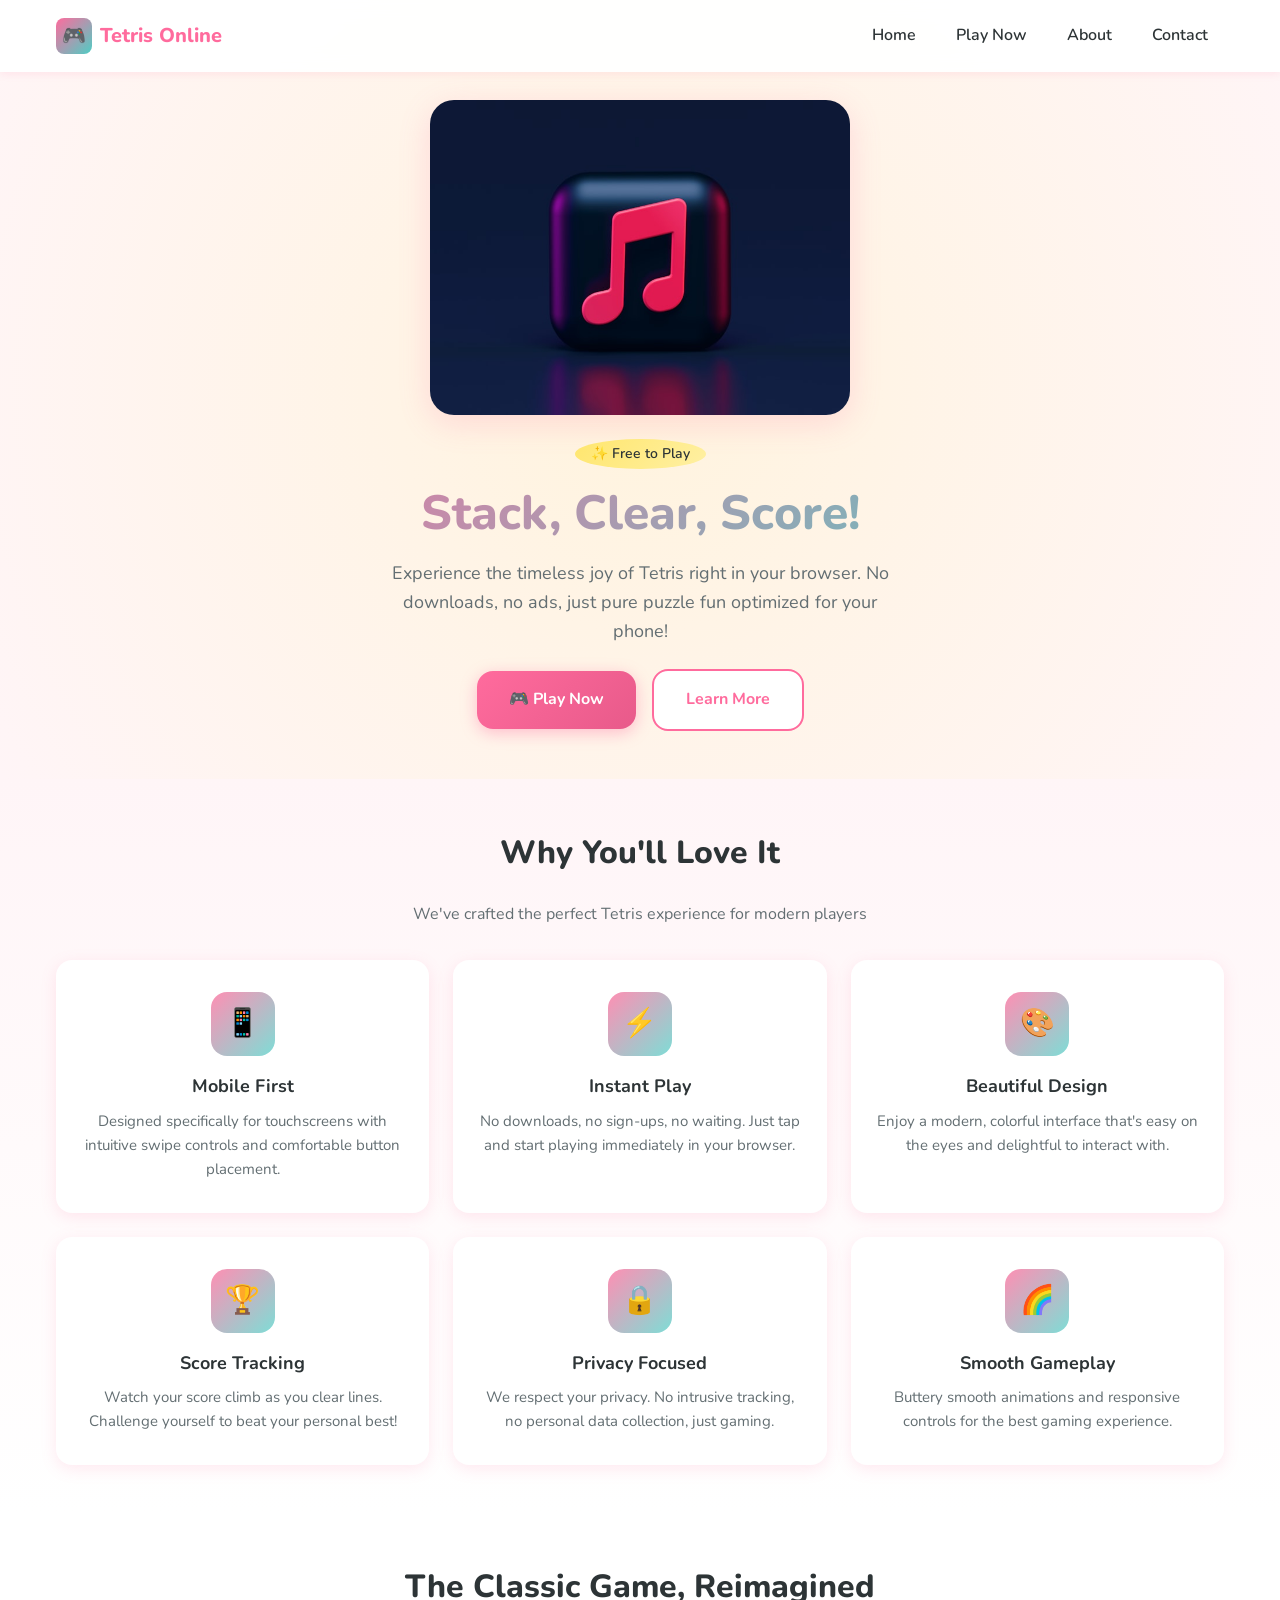
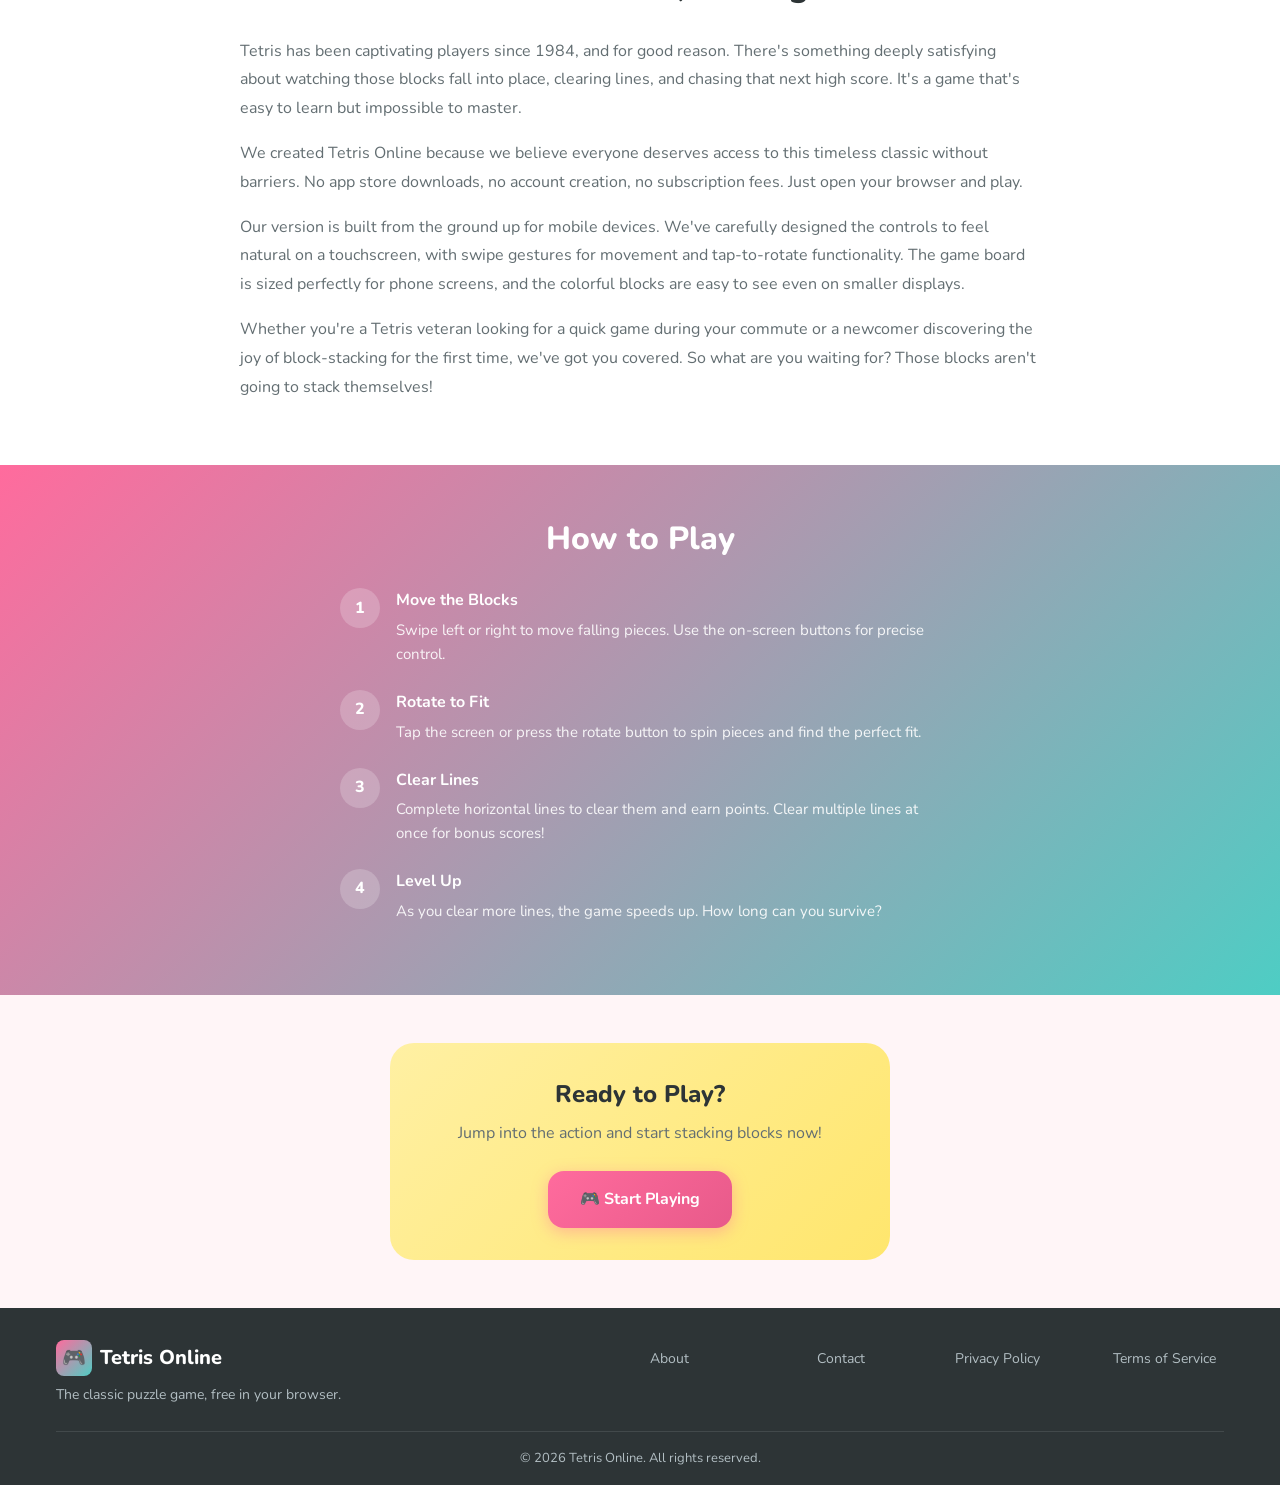
<file: frontend/index.html>
<!DOCTYPE html>
<html lang="en">
<head>
  <meta charset="UTF-8">
  <meta name="viewport" content="width=device-width, initial-scale=1.0, maximum-scale=1.0, user-scalable=no">
  <meta name="description" content="Play the classic Tetris game online for free! Mobile-friendly, no download required. Challenge yourself with this addictive puzzle game.">
  <meta name="keywords" content="tetris, online game, puzzle game, free game, mobile game, block game">
  <meta name="author" content="Tetris Online">
  <meta name="theme-color" content="#FF6B9D">
  
  <!-- Open Graph -->
  <meta property="og:title" content="Tetris Online - Play Free Classic Puzzle Game">
  <meta property="og:description" content="Play the classic Tetris game online for free! Mobile-friendly, no download required.">
  <meta property="og:type" content="website">
  <meta property="og:image" content="images/og-image.jpg">
  
  <!-- Favicon -->
  <link rel="icon" type="image/svg+xml" href="data:image/svg+xml,<svg xmlns='http://www.w3.org/2000/svg' viewBox='0 0 100 100'><text y='.9em' font-size='90'>🎮</text></svg>">
  
  <title>Tetris Online - Play Free Classic Puzzle Game</title>
  
  <link rel="stylesheet" href="css/style.css">
</head>
<body>
  <!-- Header -->
  <header class="header">
    <div class="container">
      <div class="header-content">
        <a href="index.html" class="logo">
          <span class="logo-icon">🎮</span>
          <span>Tetris Online</span>
        </a>
        
        <button class="nav-toggle" aria-label="Toggle navigation">
          <span></span>
          <span></span>
          <span></span>
        </button>
        
        <nav class="nav-menu">
          <a href="index.html">Home</a>
          <a href="game.html">Play Now</a>
          <a href="about.html">About</a>
          <a href="contact.html">Contact</a>
        </nav>
      </div>
    </div>
  </header>

  <!-- Hero Section -->
  <section class="hero">
    <div class="container">
      <div class="hero-content">
        <div class="hero-image">
          <img src="images/hero-banner.jpg" alt="Tetris Game Preview" width="360" height="480">
        </div>
        
        <span class="hero-badge">✨ Free to Play</span>
        
        <h1>Stack, Clear, Score!</h1>
        
        <p>Experience the timeless joy of Tetris right in your browser. No downloads, no ads, just pure puzzle fun optimized for your phone!</p>
        
        <div class="btn-group">
          <a href="game.html" class="btn btn-primary">
            🎮 Play Now
          </a>
          <a href="#features" class="btn btn-secondary">
            Learn More
          </a>
        </div>
      </div>
    </div>
  </section>

  <!-- Features Section -->
  <section class="section features" id="features">
    <div class="container">
      <h2 class="section-title">Why You'll Love It</h2>
      <p class="section-subtitle">We've crafted the perfect Tetris experience for modern players</p>
      
      <div class="features-grid">
        <div class="card feature-card">
          <div class="feature-icon">📱</div>
          <h3>Mobile First</h3>
          <p>Designed specifically for touchscreens with intuitive swipe controls and comfortable button placement.</p>
        </div>
        
        <div class="card feature-card">
          <div class="feature-icon">⚡</div>
          <h3>Instant Play</h3>
          <p>No downloads, no sign-ups, no waiting. Just tap and start playing immediately in your browser.</p>
        </div>
        
        <div class="card feature-card">
          <div class="feature-icon">🎨</div>
          <h3>Beautiful Design</h3>
          <p>Enjoy a modern, colorful interface that's easy on the eyes and delightful to interact with.</p>
        </div>
        
        <div class="card feature-card">
          <div class="feature-icon">🏆</div>
          <h3>Score Tracking</h3>
          <p>Watch your score climb as you clear lines. Challenge yourself to beat your personal best!</p>
        </div>
        
        <div class="card feature-card">
          <div class="feature-icon">🔒</div>
          <h3>Privacy Focused</h3>
          <p>We respect your privacy. No intrusive tracking, no personal data collection, just gaming.</p>
        </div>
        
        <div class="card feature-card">
          <div class="feature-icon">🌈</div>
          <h3>Smooth Gameplay</h3>
          <p>Buttery smooth animations and responsive controls for the best gaming experience.</p>
        </div>
      </div>
    </div>
  </section>

  <!-- About Section -->
  <section class="section about-section" id="about">
    <div class="container">
      <h2 class="section-title">The Classic Game, Reimagined</h2>
      
      <div class="about-content">
        <p>Tetris has been captivating players since 1984, and for good reason. There's something deeply satisfying about watching those blocks fall into place, clearing lines, and chasing that next high score. It's a game that's easy to learn but impossible to master.</p>
        
        <p>We created Tetris Online because we believe everyone deserves access to this timeless classic without barriers. No app store downloads, no account creation, no subscription fees. Just open your browser and play.</p>
        
        <p>Our version is built from the ground up for mobile devices. We've carefully designed the controls to feel natural on a touchscreen, with swipe gestures for movement and tap-to-rotate functionality. The game board is sized perfectly for phone screens, and the colorful blocks are easy to see even on smaller displays.</p>
        
        <p>Whether you're a Tetris veteran looking for a quick game during your commute or a newcomer discovering the joy of block-stacking for the first time, we've got you covered. So what are you waiting for? Those blocks aren't going to stack themselves!</p>
      </div>
    </div>
  </section>

  <!-- How to Play Section -->
  <section class="section how-to-play">
    <div class="container">
      <h2 class="section-title">How to Play</h2>
      
      <div class="steps-list">
        <div class="step-item">
          <div class="step-number">1</div>
          <div class="step-content">
            <h4>Move the Blocks</h4>
            <p>Swipe left or right to move falling pieces. Use the on-screen buttons for precise control.</p>
          </div>
        </div>
        
        <div class="step-item">
          <div class="step-number">2</div>
          <div class="step-content">
            <h4>Rotate to Fit</h4>
            <p>Tap the screen or press the rotate button to spin pieces and find the perfect fit.</p>
          </div>
        </div>
        
        <div class="step-item">
          <div class="step-number">3</div>
          <div class="step-content">
            <h4>Clear Lines</h4>
            <p>Complete horizontal lines to clear them and earn points. Clear multiple lines at once for bonus scores!</p>
          </div>
        </div>
        
        <div class="step-item">
          <div class="step-number">4</div>
          <div class="step-content">
            <h4>Level Up</h4>
            <p>As you clear more lines, the game speeds up. How long can you survive?</p>
          </div>
        </div>
      </div>
    </div>
  </section>

  <!-- CTA Section -->
  <section class="cta-section">
    <div class="container">
      <div class="cta-card">
        <h2>Ready to Play?</h2>
        <p>Jump into the action and start stacking blocks now!</p>
        <a href="game.html" class="btn btn-primary">🎮 Start Playing</a>
      </div>
    </div>
  </section>

  <!-- Footer -->
  <footer class="footer">
    <div class="container">
      <div class="footer-content">
        <div class="footer-brand">
          <a href="index.html" class="logo">
            <span class="logo-icon">🎮</span>
            <span>Tetris Online</span>
          </a>
          <p>The classic puzzle game, free in your browser.</p>
        </div>
        
        <div class="footer-links">
          <a href="about.html">About</a>
          <a href="contact.html">Contact</a>
          <a href="privacy.html">Privacy Policy</a>
          <a href="terms.html">Terms of Service</a>
        </div>
      </div>
      
      <div class="footer-bottom">
        <p>&copy; <span class="current-year">2026</span> Tetris Online. All rights reserved.</p>
      </div>
    </div>
  </footer>

  <script src="js/main.js"></script>
</body>
</html>
</file>
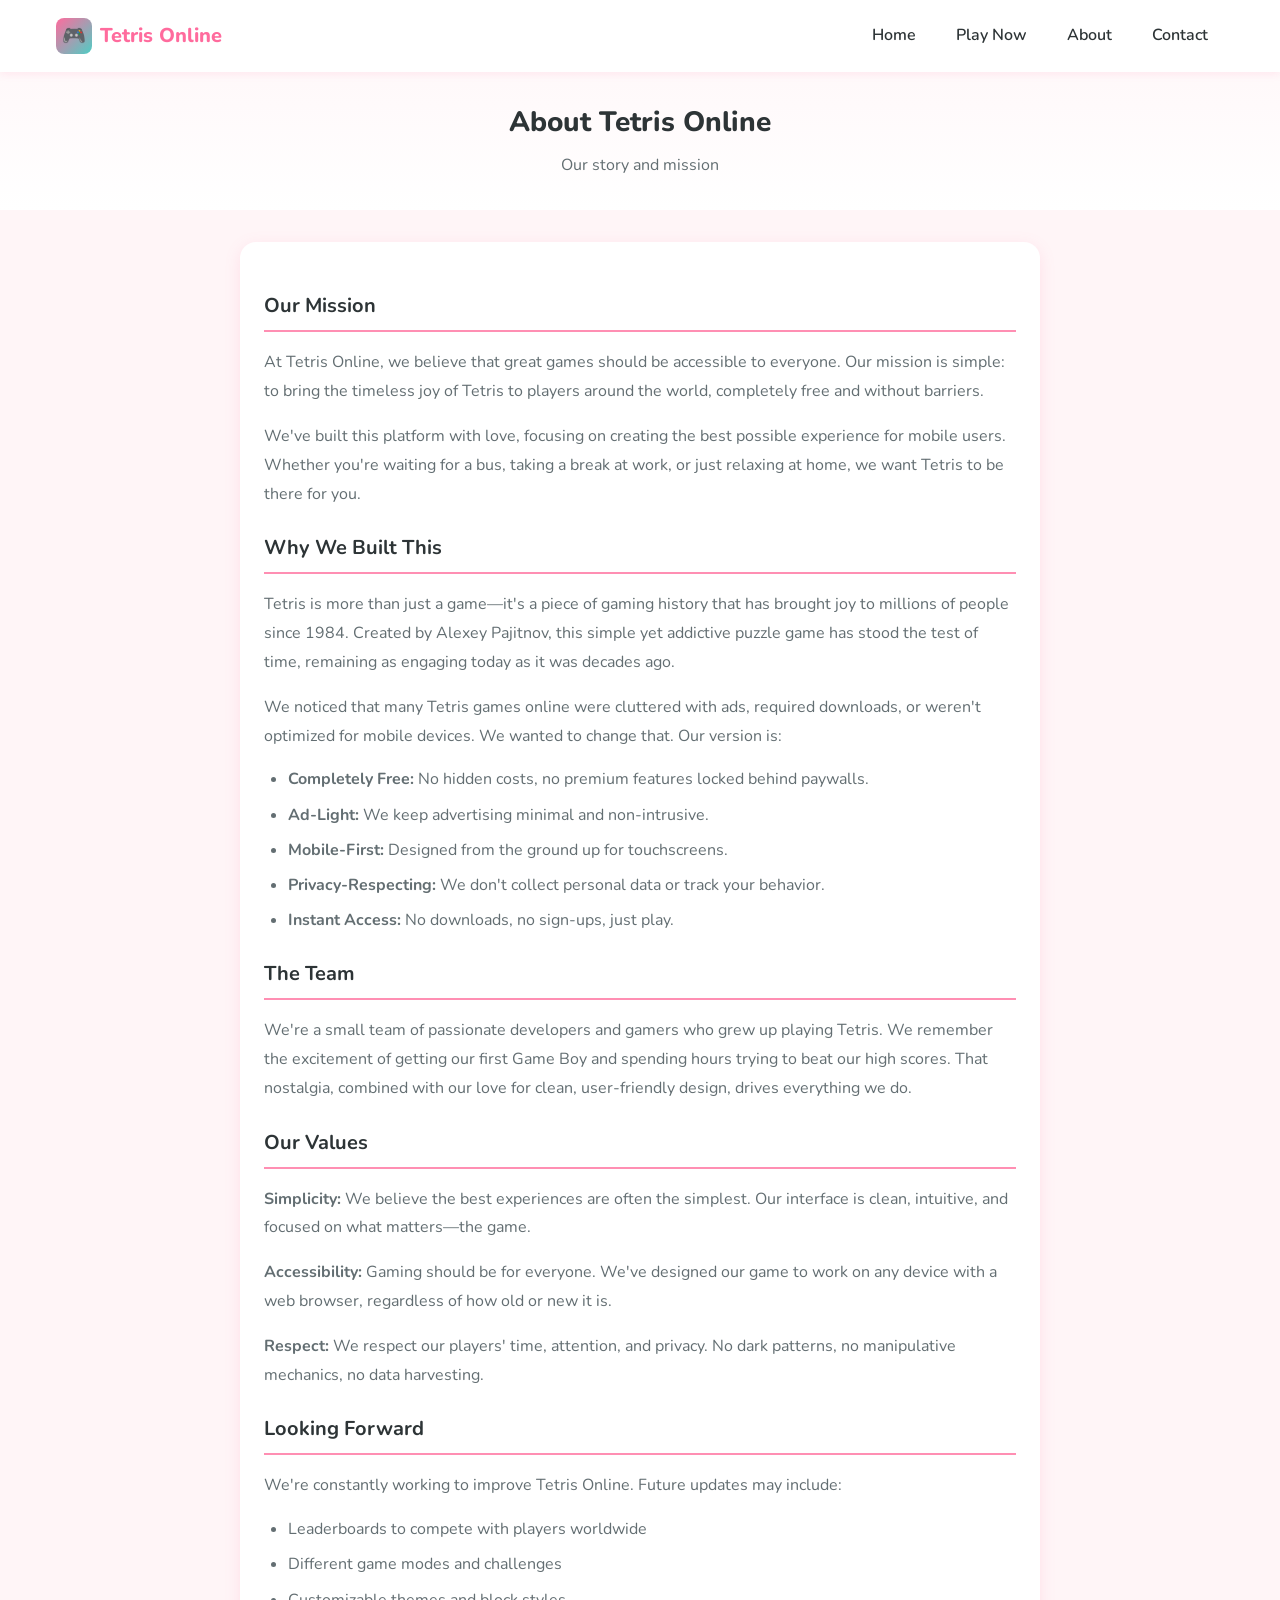
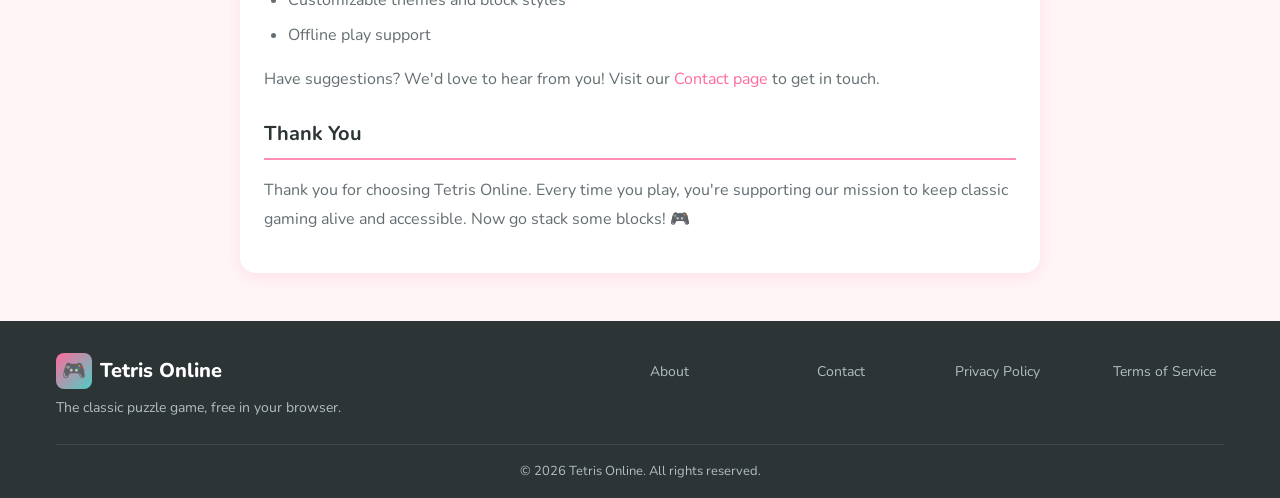
<file: frontend/about.html>
<!DOCTYPE html>
<html lang="en">
<head>
  <meta charset="UTF-8">
  <meta name="viewport" content="width=device-width, initial-scale=1.0">
  <meta name="description" content="Learn about Tetris Online - Our mission to bring the classic puzzle game to everyone.">
  <meta name="theme-color" content="#FF6B9D">
  
  <title>About Us - Tetris Online</title>
  
  <link rel="icon" type="image/svg+xml" href="data:image/svg+xml,<svg xmlns='http://www.w3.org/2000/svg' viewBox='0 0 100 100'><text y='.9em' font-size='90'>🎮</text></svg>">
  
  <link rel="stylesheet" href="css/style.css">
</head>
<body>
  <!-- Header -->
  <header class="header">
    <div class="container">
      <div class="header-content">
        <a href="index.html" class="logo">
          <span class="logo-icon">🎮</span>
          <span>Tetris Online</span>
        </a>
        
        <button class="nav-toggle" aria-label="Toggle navigation">
          <span></span>
          <span></span>
          <span></span>
        </button>
        
        <nav class="nav-menu">
          <a href="index.html">Home</a>
          <a href="game.html">Play Now</a>
          <a href="about.html">About</a>
          <a href="contact.html">Contact</a>
        </nav>
      </div>
    </div>
  </header>

  <!-- Page Header -->
  <section class="page-header">
    <div class="container">
      <h1>About Tetris Online</h1>
      <p>Our story and mission</p>
    </div>
  </section>

  <!-- Content -->
  <section class="content-page">
    <div class="container">
      <div class="card content-card">
        <h2>Our Mission</h2>
        <p>At Tetris Online, we believe that great games should be accessible to everyone. Our mission is simple: to bring the timeless joy of Tetris to players around the world, completely free and without barriers.</p>
        
        <p>We've built this platform with love, focusing on creating the best possible experience for mobile users. Whether you're waiting for a bus, taking a break at work, or just relaxing at home, we want Tetris to be there for you.</p>
        
        <h2>Why We Built This</h2>
        <p>Tetris is more than just a game—it's a piece of gaming history that has brought joy to millions of people since 1984. Created by Alexey Pajitnov, this simple yet addictive puzzle game has stood the test of time, remaining as engaging today as it was decades ago.</p>
        
        <p>We noticed that many Tetris games online were cluttered with ads, required downloads, or weren't optimized for mobile devices. We wanted to change that. Our version is:</p>
        
        <ul>
          <li><strong>Completely Free:</strong> No hidden costs, no premium features locked behind paywalls.</li>
          <li><strong>Ad-Light:</strong> We keep advertising minimal and non-intrusive.</li>
          <li><strong>Mobile-First:</strong> Designed from the ground up for touchscreens.</li>
          <li><strong>Privacy-Respecting:</strong> We don't collect personal data or track your behavior.</li>
          <li><strong>Instant Access:</strong> No downloads, no sign-ups, just play.</li>
        </ul>
        
        <h2>The Team</h2>
        <p>We're a small team of passionate developers and gamers who grew up playing Tetris. We remember the excitement of getting our first Game Boy and spending hours trying to beat our high scores. That nostalgia, combined with our love for clean, user-friendly design, drives everything we do.</p>
        
        <h2>Our Values</h2>
        <p><strong>Simplicity:</strong> We believe the best experiences are often the simplest. Our interface is clean, intuitive, and focused on what matters—the game.</p>
        
        <p><strong>Accessibility:</strong> Gaming should be for everyone. We've designed our game to work on any device with a web browser, regardless of how old or new it is.</p>
        
        <p><strong>Respect:</strong> We respect our players' time, attention, and privacy. No dark patterns, no manipulative mechanics, no data harvesting.</p>
        
        <h2>Looking Forward</h2>
        <p>We're constantly working to improve Tetris Online. Future updates may include:</p>
        <ul>
          <li>Leaderboards to compete with players worldwide</li>
          <li>Different game modes and challenges</li>
          <li>Customizable themes and block styles</li>
          <li>Offline play support</li>
        </ul>
        
        <p>Have suggestions? We'd love to hear from you! Visit our <a href="contact.html" class="text-primary">Contact page</a> to get in touch.</p>
        
        <h2>Thank You</h2>
        <p>Thank you for choosing Tetris Online. Every time you play, you're supporting our mission to keep classic gaming alive and accessible. Now go stack some blocks! 🎮</p>
      </div>
    </div>
  </section>

  <!-- Footer -->
  <footer class="footer">
    <div class="container">
      <div class="footer-content">
        <div class="footer-brand">
          <a href="index.html" class="logo">
            <span class="logo-icon">🎮</span>
            <span>Tetris Online</span>
          </a>
          <p>The classic puzzle game, free in your browser.</p>
        </div>
        
        <div class="footer-links">
          <a href="about.html">About</a>
          <a href="contact.html">Contact</a>
          <a href="privacy.html">Privacy Policy</a>
          <a href="terms.html">Terms of Service</a>
        </div>
      </div>
      
      <div class="footer-bottom">
        <p>&copy; <span class="current-year">2026</span> Tetris Online. All rights reserved.</p>
      </div>
    </div>
  </footer>

  <script src="js/main.js"></script>
</body>
</html>
</file>
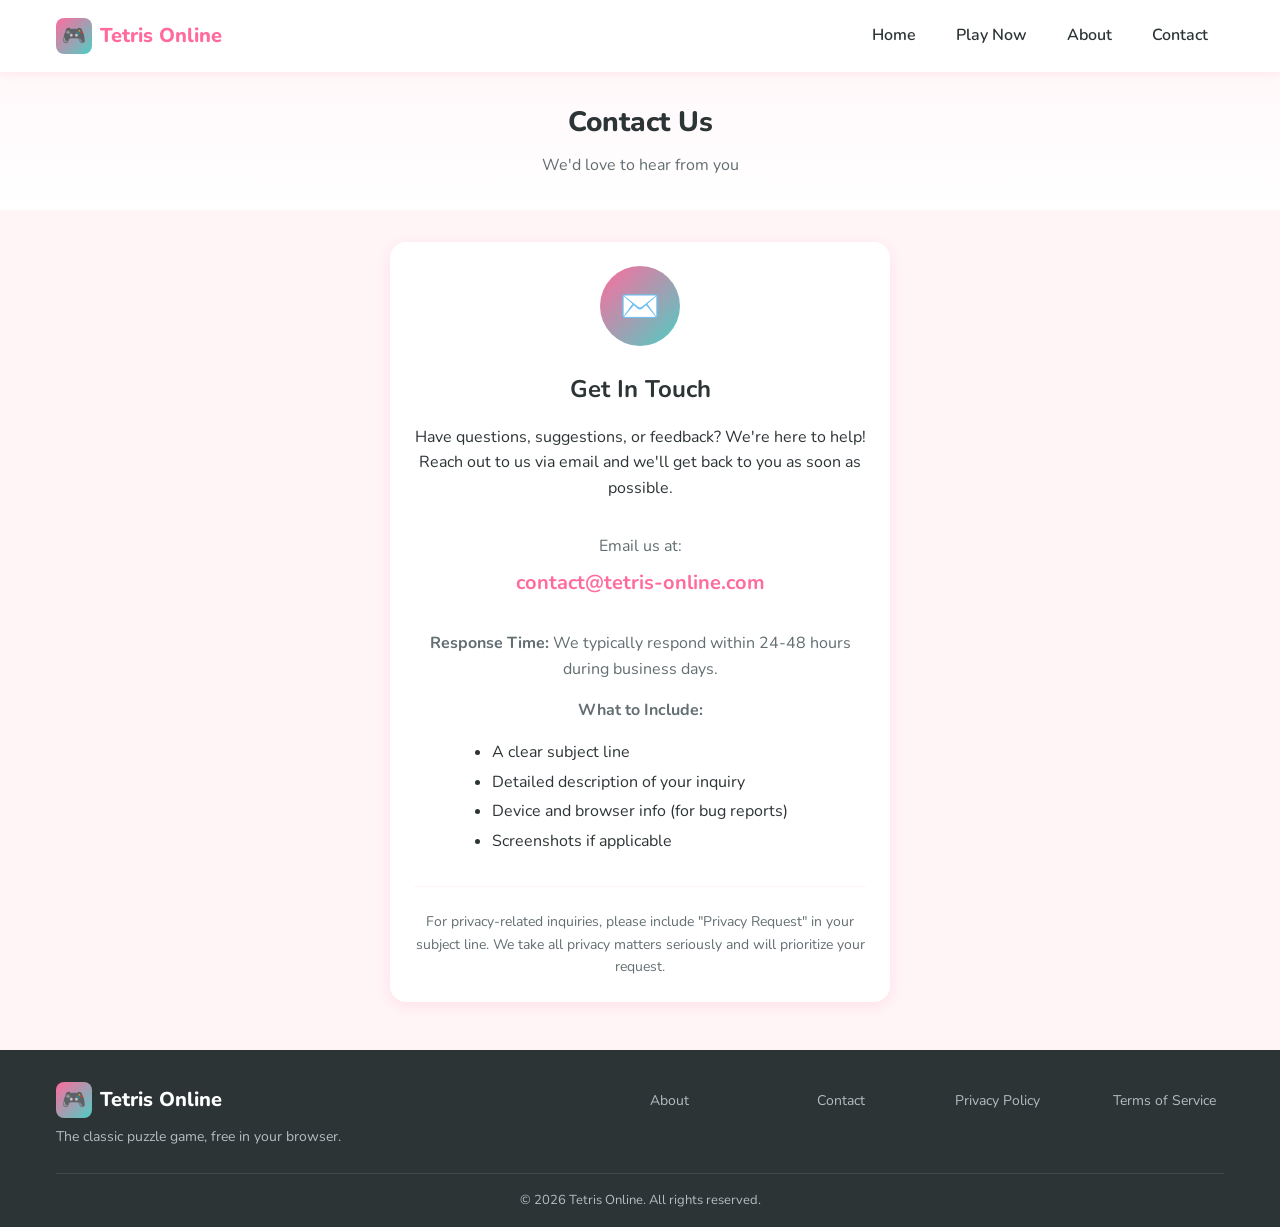
<file: frontend/contact.html>
<!DOCTYPE html>
<html lang="en">
<head>
  <meta charset="UTF-8">
  <meta name="viewport" content="width=device-width, initial-scale=1.0">
  <meta name="description" content="Contact Tetris Online - Get in touch with our team.">
  <meta name="theme-color" content="#FF6B9D">
  
  <title>Contact Us - Tetris Online</title>
  
  <link rel="icon" type="image/svg+xml" href="data:image/svg+xml,<svg xmlns='http://www.w3.org/2000/svg' viewBox='0 0 100 100'><text y='.9em' font-size='90'>🎮</text></svg>">
  
  <link rel="stylesheet" href="css/style.css">
</head>
<body>
  <!-- Header -->
  <header class="header">
    <div class="container">
      <div class="header-content">
        <a href="index.html" class="logo">
          <span class="logo-icon">🎮</span>
          <span>Tetris Online</span>
        </a>
        
        <button class="nav-toggle" aria-label="Toggle navigation">
          <span></span>
          <span></span>
          <span></span>
        </button>
        
        <nav class="nav-menu">
          <a href="index.html">Home</a>
          <a href="game.html">Play Now</a>
          <a href="about.html">About</a>
          <a href="contact.html">Contact</a>
        </nav>
      </div>
    </div>
  </header>

  <!-- Page Header -->
  <section class="page-header">
    <div class="container">
      <h1>Contact Us</h1>
      <p>We'd love to hear from you</p>
    </div>
  </section>

  <!-- Content -->
  <section class="content-page">
    <div class="container">
      <div class="card contact-card">
        <div class="contact-icon">✉️</div>
        
        <h2 style="margin-bottom: var(--spacing-md); color: var(--text-primary);">Get In Touch</h2>
        
        <p class="contact-info">
          Have questions, suggestions, or feedback? We're here to help! Reach out to us via email and we'll get back to you as soon as possible.
        </p>
        
        <div style="margin: var(--spacing-xl) 0;">
          <p style="color: var(--text-secondary); margin-bottom: var(--spacing-sm);">Email us at:</p>
          <a href="mailto:contact@tetris-online.com" class="contact-email">
            contact@tetris-online.com
          </a>
        </div>
        
        <div class="contact-info">
          <p><strong>Response Time:</strong> We typically respond within 24-48 hours during business days.</p>
          
          <p style="margin-top: var(--spacing-md);"><strong>What to Include:</strong></p>
          <ul style="text-align: left; display: inline-block; margin-top: var(--spacing-sm);">
            <li style="list-style: disc; margin-bottom: var(--spacing-xs);">A clear subject line</li>
            <li style="list-style: disc; margin-bottom: var(--spacing-xs);">Detailed description of your inquiry</li>
            <li style="list-style: disc; margin-bottom: var(--spacing-xs);">Device and browser info (for bug reports)</li>
            <li style="list-style: disc;">Screenshots if applicable</li>
          </ul>
        </div>
        
        <div style="margin-top: var(--spacing-xl); padding-top: var(--spacing-lg); border-top: 1px solid var(--bg-main);">
          <p style="color: var(--text-secondary); font-size: 0.875rem;">
            For privacy-related inquiries, please include "Privacy Request" in your subject line. We take all privacy matters seriously and will prioritize your request.
          </p>
        </div>
      </div>
    </div>
  </section>

  <!-- Footer -->
  <footer class="footer">
    <div class="container">
      <div class="footer-content">
        <div class="footer-brand">
          <a href="index.html" class="logo">
            <span class="logo-icon">🎮</span>
            <span>Tetris Online</span>
          </a>
          <p>The classic puzzle game, free in your browser.</p>
        </div>
        
        <div class="footer-links">
          <a href="about.html">About</a>
          <a href="contact.html">Contact</a>
          <a href="privacy.html">Privacy Policy</a>
          <a href="terms.html">Terms of Service</a>
        </div>
      </div>
      
      <div class="footer-bottom">
        <p>&copy; <span class="current-year">2026</span> Tetris Online. All rights reserved.</p>
      </div>
    </div>
  </footer>

  <script src="js/main.js"></script>
</body>
</html>
</file>
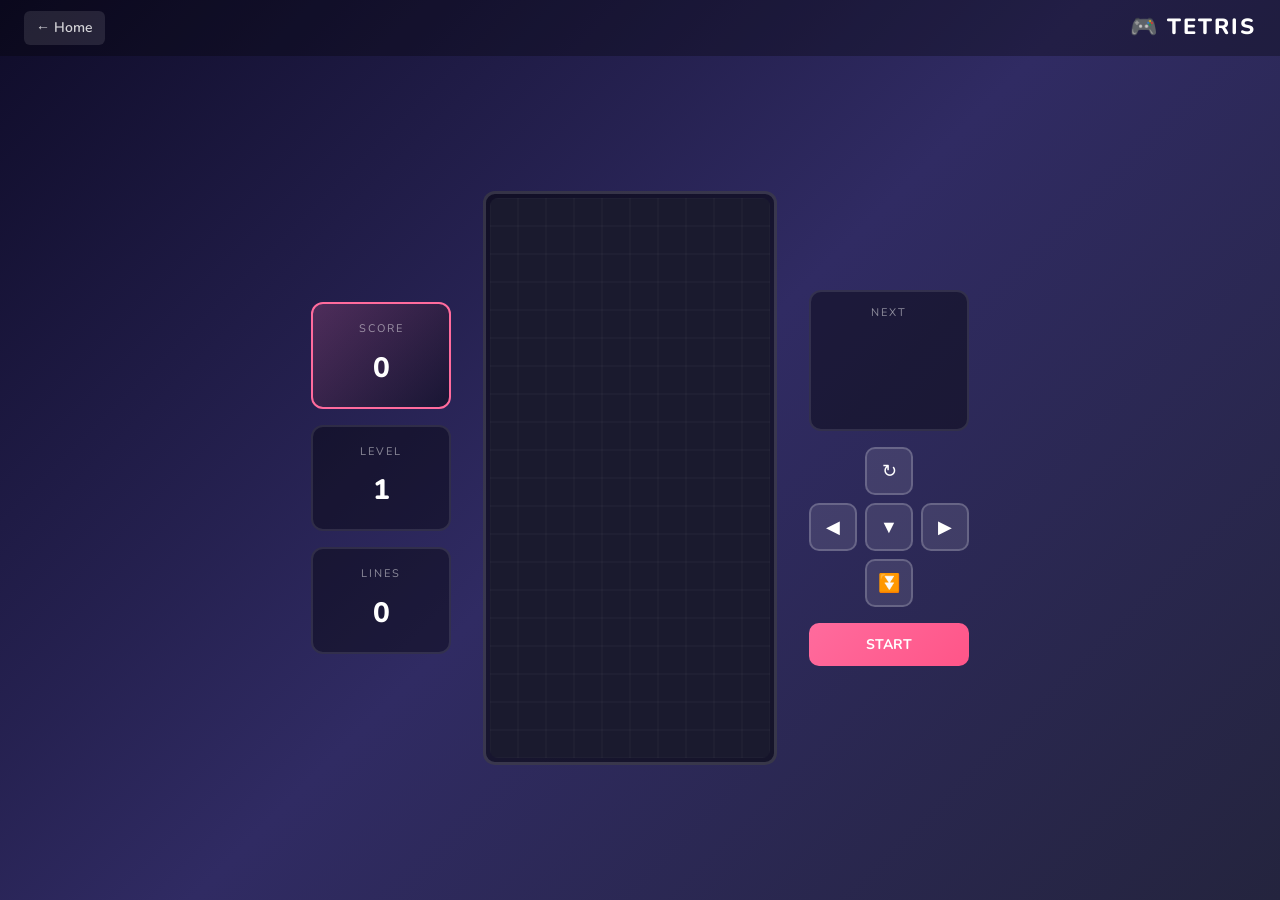
<file: frontend/game.html>
<!DOCTYPE html>
<html lang="en">
<head>
  <meta charset="UTF-8">
  <meta name="viewport" content="width=device-width, initial-scale=1.0, maximum-scale=1.0, user-scalable=no">
  <meta name="description" content="Play Tetris online - Free classic puzzle game.">
  <meta name="theme-color" content="#1a1a2e">
  <title>Play Tetris - Tetris Online</title>
  <link rel="icon" type="image/svg+xml" href="data:image/svg+xml,<svg xmlns='http://www.w3.org/2000/svg' viewBox='0 0 100 100'><text y='.9em' font-size='90'>🎮</text></svg>">
  <link rel="stylesheet" href="css/style.css">
  <link rel="stylesheet" href="css/game.css">
</head>
<body class="game-page">
  <!-- Header -->
  <header class="game-header">
    <a href="index.html" class="back-btn">← Home</a>
    <div class="game-title">🎮 TETRIS</div>
  </header>

  <!-- Game Container -->
  <main class="game-container">
    <!-- Left Panel (Desktop) -->
    <aside class="side-panel left-panel">
      <div class="info-box score-box">
        <div class="info-label">SCORE</div>
        <div class="info-value" id="score-value">0</div>
      </div>
      <div class="info-box">
        <div class="info-label">LEVEL</div>
        <div class="info-value" id="level-value">1</div>
      </div>
      <div class="info-box">
        <div class="info-label">LINES</div>
        <div class="info-value" id="lines-value">0</div>
      </div>
    </aside>

    <!-- Center: Game Board -->
    <div class="game-board">
      <canvas id="game-canvas"></canvas>
    </div>

    <!-- Right Panel (Desktop) -->
    <aside class="side-panel right-panel">
      <div class="next-box">
        <div class="next-label">NEXT</div>
        <canvas id="next-canvas"></canvas>
      </div>
      <div class="controls-box">
        <button class="ctrl-btn" id="btn-rotate">↻</button>
        <div class="ctrl-row">
          <button class="ctrl-btn" id="btn-left">◀</button>
          <button class="ctrl-btn" id="btn-down">▼</button>
          <button class="ctrl-btn" id="btn-right">▶</button>
        </div>
        <button class="ctrl-btn" id="btn-drop">⏬</button>
      </div>
      <button class="action-btn start-btn" id="start-btn">START</button>
      <button class="action-btn pause-btn" id="pause-btn">PAUSE</button>
    </aside>
  </main>

  <!-- Mobile Controls -->
  <footer class="mobile-controls">
    <div class="mobile-info-row">
      <div class="m-info"><span>SCORE</span><span id="m-score">0</span></div>
      <div class="m-info"><span>LV</span><span id="m-level">1</span></div>
      <div class="m-info"><span>NEXT</span><canvas id="m-next-canvas"></canvas></div>
    </div>
    <div class="mobile-btn-row">
      <button class="m-btn" id="m-rotate">↻</button>
      <button class="m-btn" id="m-left">◀</button>
      <button class="m-btn" id="m-down">▼</button>
      <button class="m-btn" id="m-right">▶</button>
      <button class="m-btn" id="m-drop">⏬</button>
    </div>
    <button class="m-start-btn" id="m-start-btn">START GAME</button>
  </footer>

  <!-- Game Over Overlay -->
  <div class="game-overlay" id="game-overlay">
    <div class="overlay-box">
      <div class="overlay-title">GAME OVER</div>
      <div class="overlay-score">
        <span>SCORE</span>
        <span id="final-score">0</span>
      </div>
      <button class="overlay-btn" id="restart-btn">PLAY AGAIN</button>
      <button class="overlay-btn secondary" id="home-btn">HOME</button>
    </div>
  </div>

  <script src="js/tetris.js"></script>
</body>
</html>
</file>
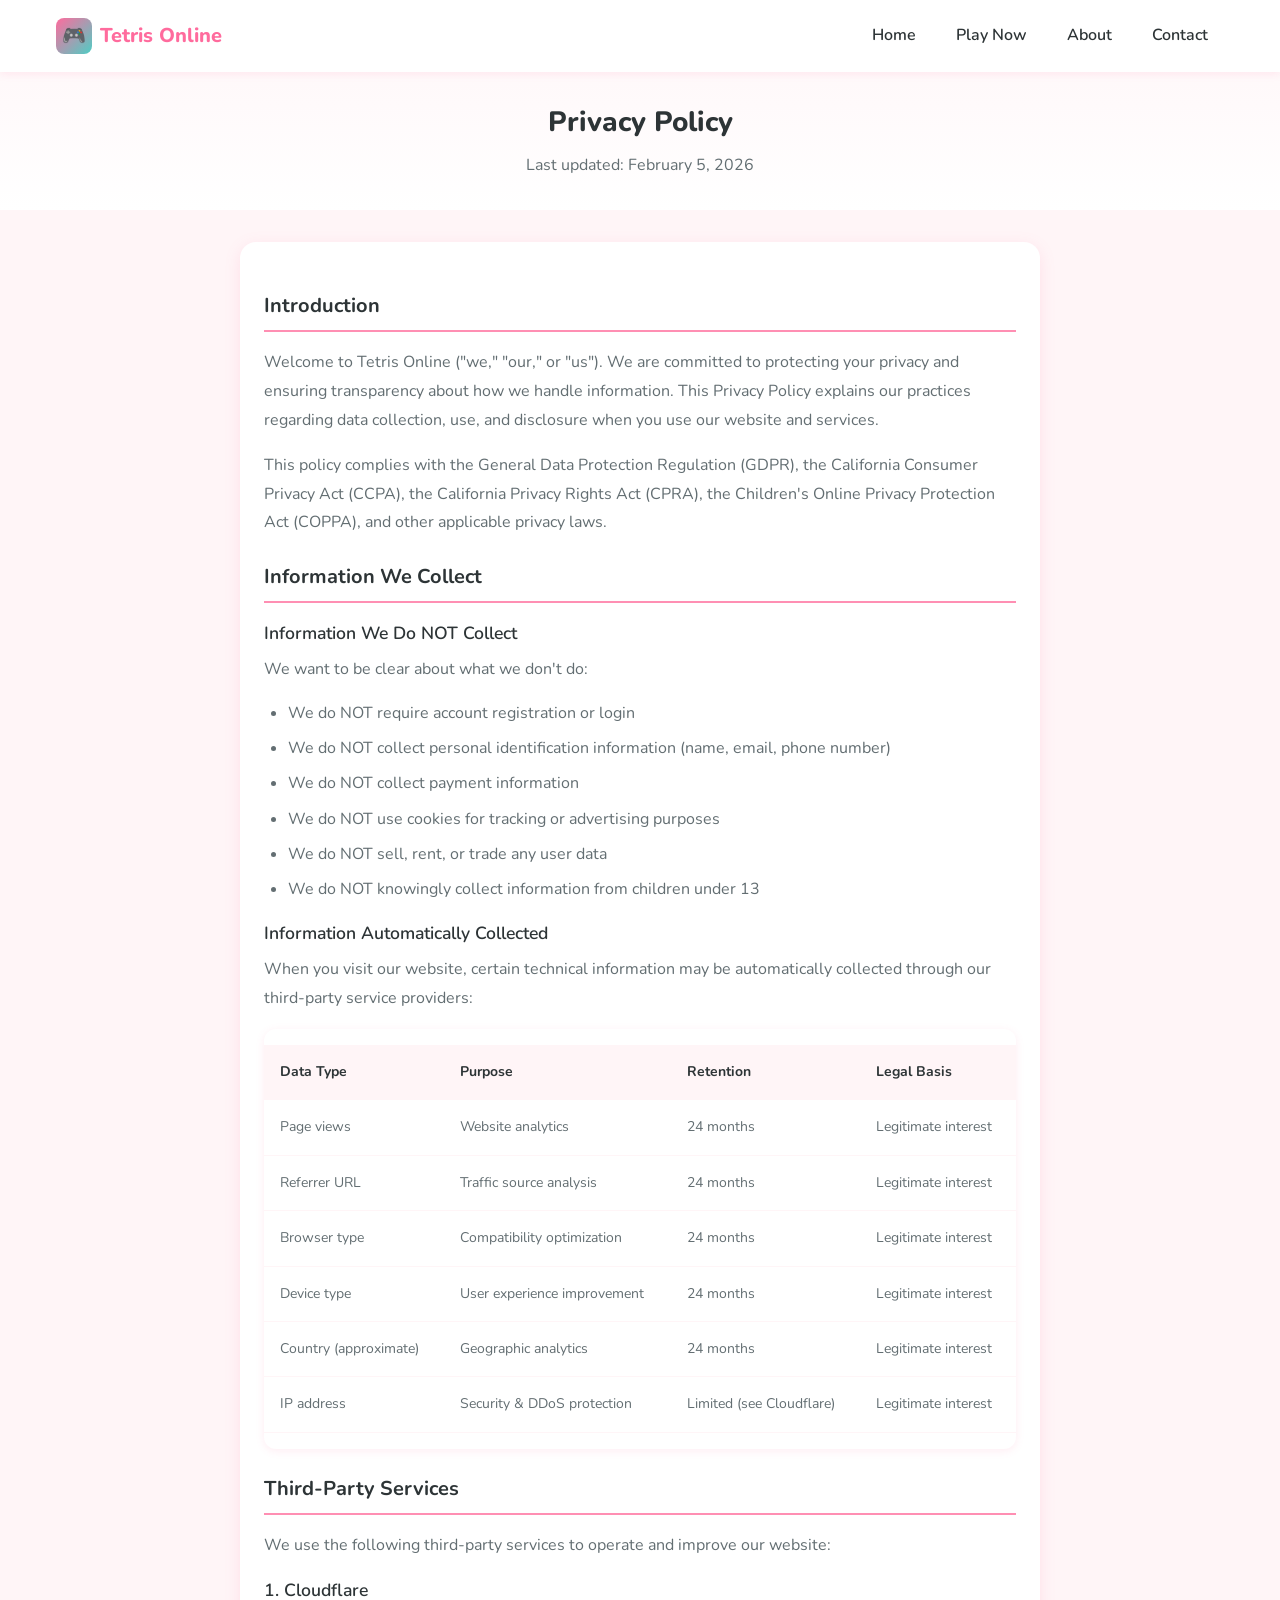
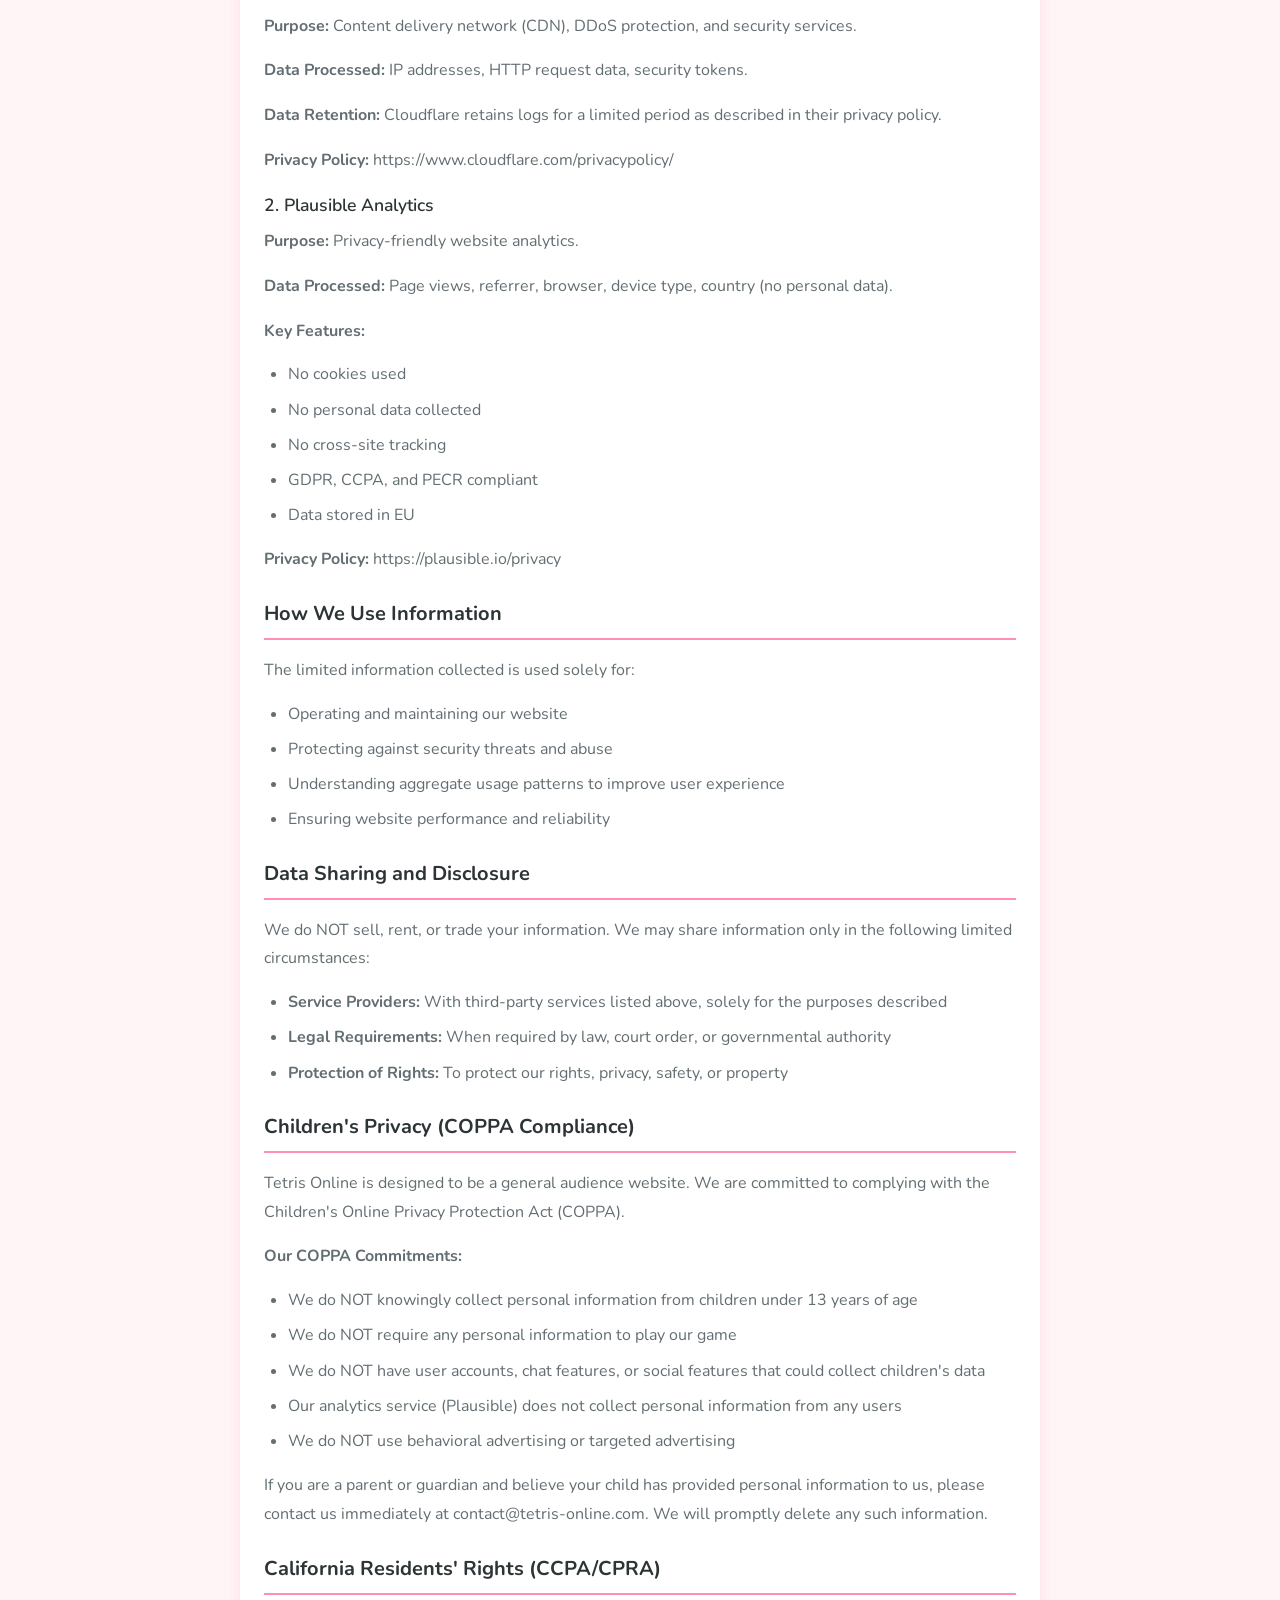
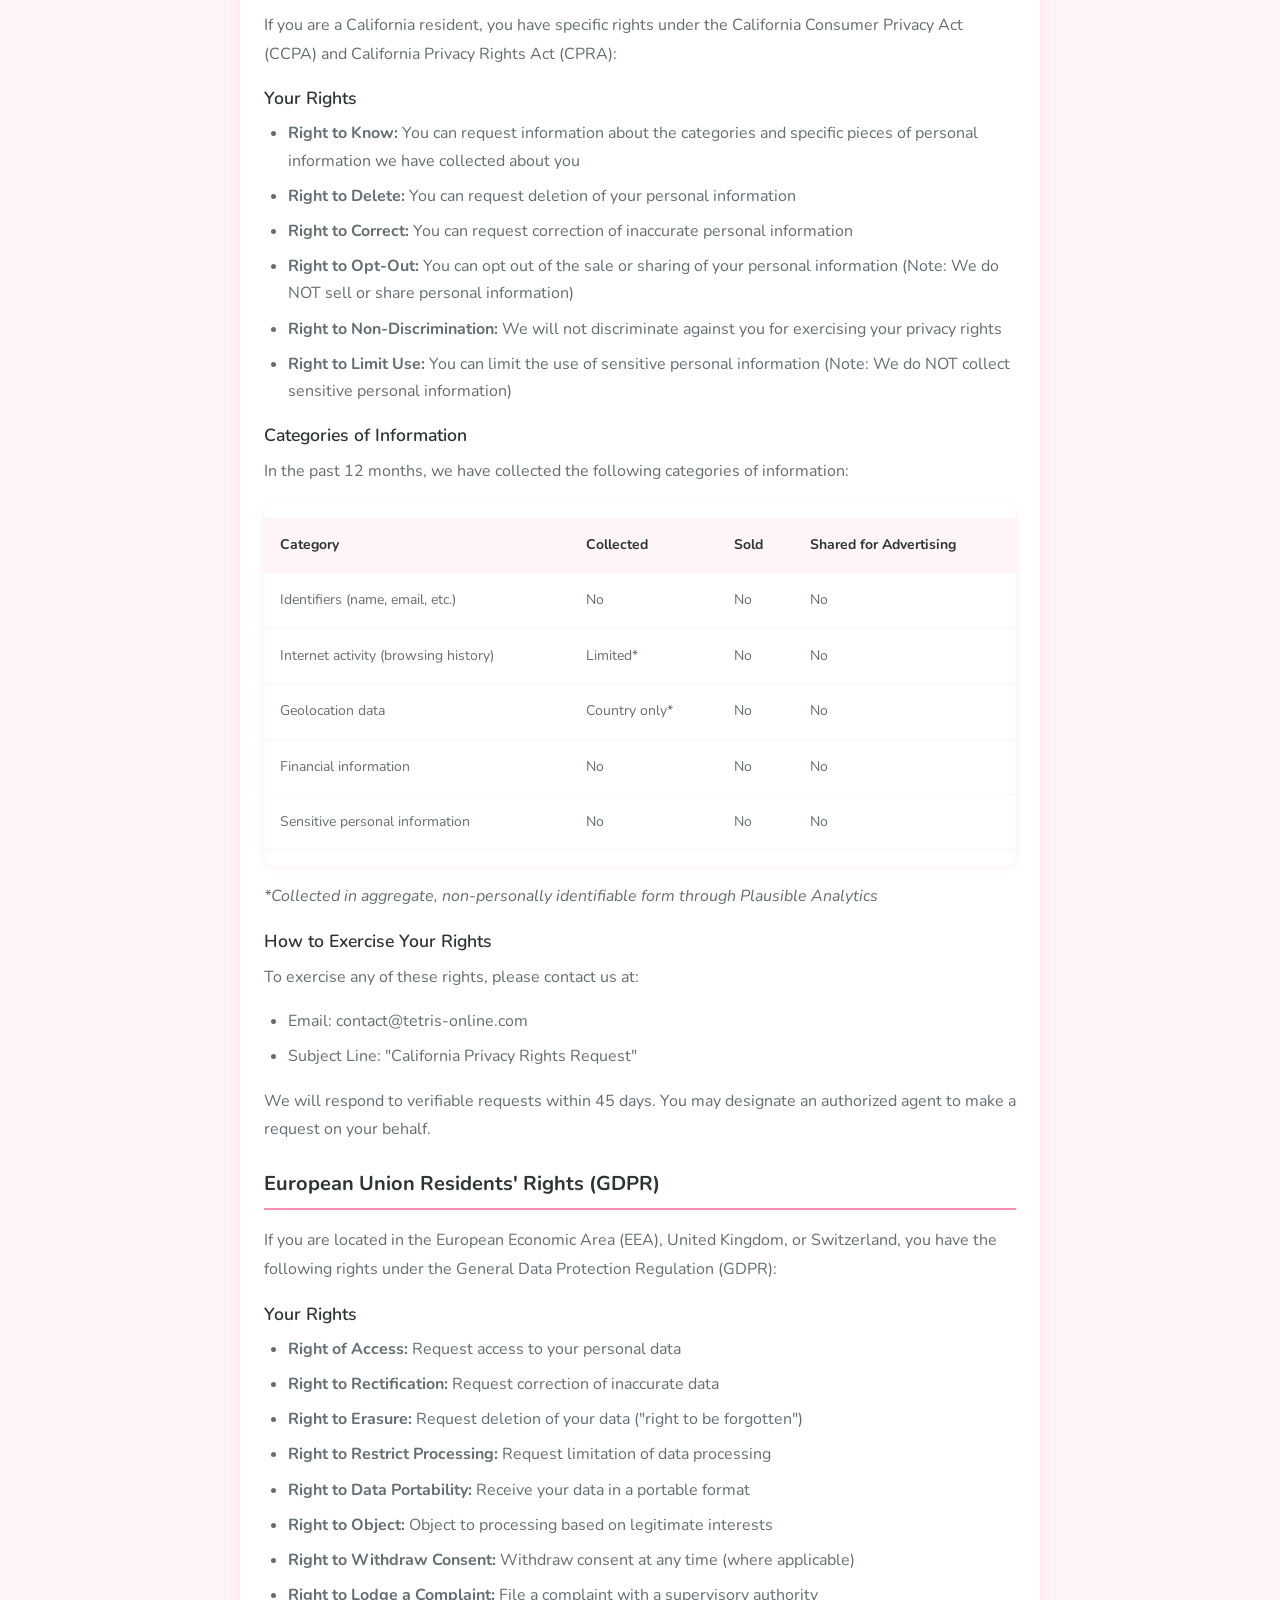
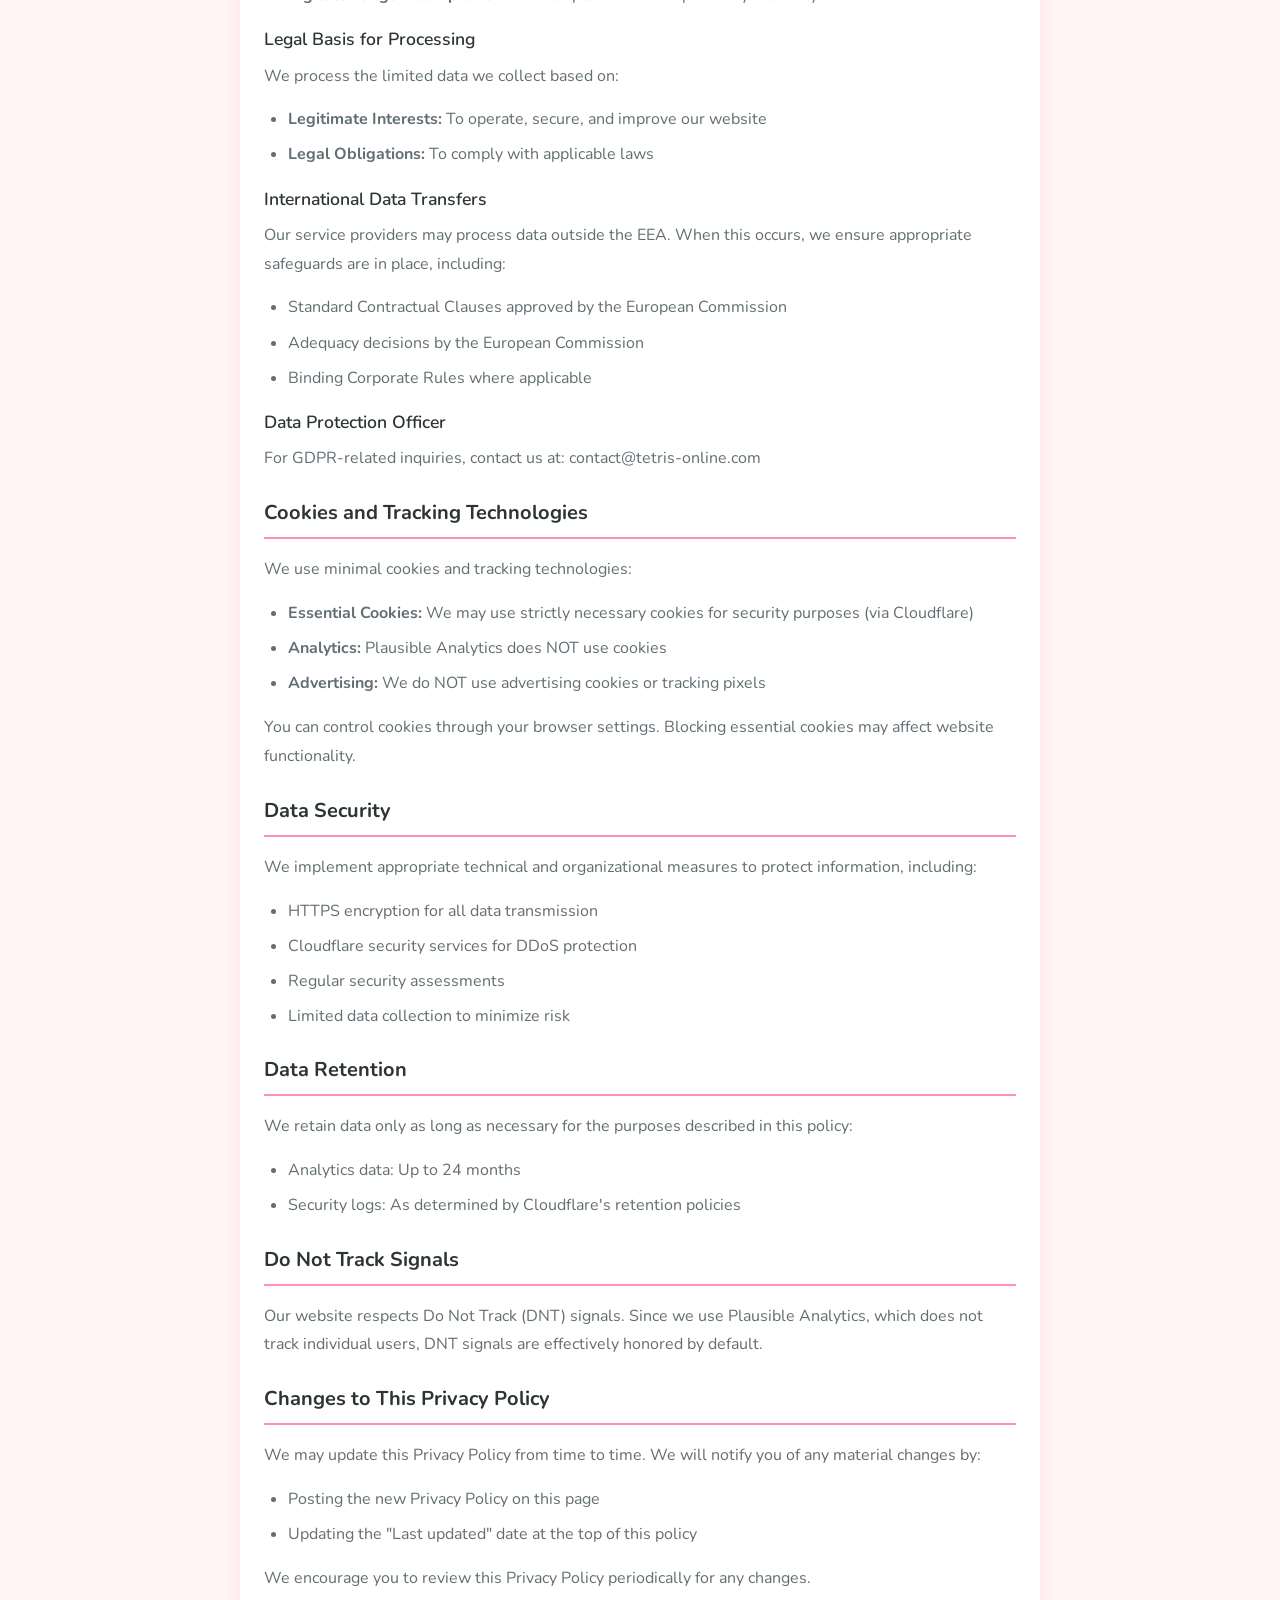
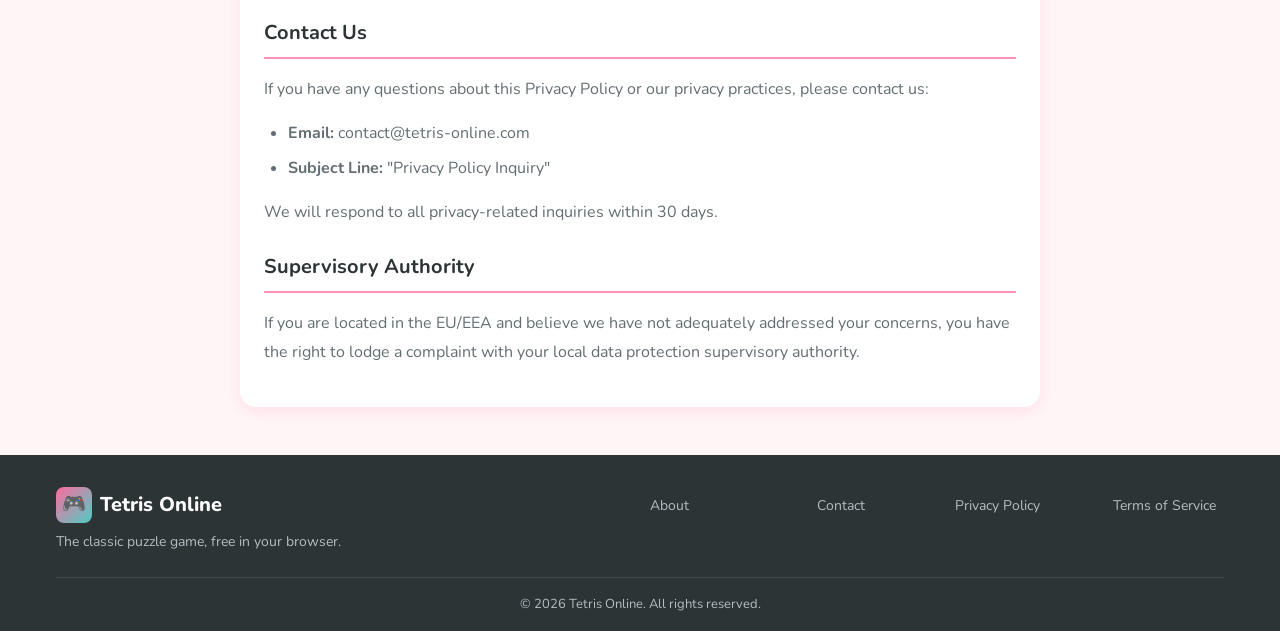
<file: frontend/privacy.html>
<!DOCTYPE html>
<html lang="en">
<head>
  <meta charset="UTF-8">
  <meta name="viewport" content="width=device-width, initial-scale=1.0">
  <meta name="description" content="Privacy Policy for Tetris Online - Learn how we protect your privacy and handle your data.">
  <meta name="theme-color" content="#FF6B9D">
  
  <title>Privacy Policy - Tetris Online</title>
  
  <link rel="icon" type="image/svg+xml" href="data:image/svg+xml,<svg xmlns='http://www.w3.org/2000/svg' viewBox='0 0 100 100'><text y='.9em' font-size='90'>🎮</text></svg>">
  
  <link rel="stylesheet" href="css/style.css">
</head>
<body>
  <!-- Header -->
  <header class="header">
    <div class="container">
      <div class="header-content">
        <a href="index.html" class="logo">
          <span class="logo-icon">🎮</span>
          <span>Tetris Online</span>
        </a>
        
        <button class="nav-toggle" aria-label="Toggle navigation">
          <span></span>
          <span></span>
          <span></span>
        </button>
        
        <nav class="nav-menu">
          <a href="index.html">Home</a>
          <a href="game.html">Play Now</a>
          <a href="about.html">About</a>
          <a href="contact.html">Contact</a>
        </nav>
      </div>
    </div>
  </header>

  <!-- Page Header -->
  <section class="page-header">
    <div class="container">
      <h1>Privacy Policy</h1>
      <p>Last updated: February 5, 2026</p>
    </div>
  </section>

  <!-- Content -->
  <section class="content-page">
    <div class="container">
      <div class="card content-card">
        <h2>Introduction</h2>
        <p>Welcome to Tetris Online ("we," "our," or "us"). We are committed to protecting your privacy and ensuring transparency about how we handle information. This Privacy Policy explains our practices regarding data collection, use, and disclosure when you use our website and services.</p>
        
        <p>This policy complies with the General Data Protection Regulation (GDPR), the California Consumer Privacy Act (CCPA), the California Privacy Rights Act (CPRA), the Children's Online Privacy Protection Act (COPPA), and other applicable privacy laws.</p>

        <h2>Information We Collect</h2>
        
        <h3>Information We Do NOT Collect</h3>
        <p>We want to be clear about what we don't do:</p>
        <ul>
          <li>We do NOT require account registration or login</li>
          <li>We do NOT collect personal identification information (name, email, phone number)</li>
          <li>We do NOT collect payment information</li>
          <li>We do NOT use cookies for tracking or advertising purposes</li>
          <li>We do NOT sell, rent, or trade any user data</li>
          <li>We do NOT knowingly collect information from children under 13</li>
        </ul>

        <h3>Information Automatically Collected</h3>
        <p>When you visit our website, certain technical information may be automatically collected through our third-party service providers:</p>

        <div class="table-wrapper">
          <table class="data-table">
            <thead>
              <tr>
                <th>Data Type</th>
                <th>Purpose</th>
                <th>Retention</th>
                <th>Legal Basis</th>
              </tr>
            </thead>
            <tbody>
              <tr>
                <td>Page views</td>
                <td>Website analytics</td>
                <td>24 months</td>
                <td>Legitimate interest</td>
              </tr>
              <tr>
                <td>Referrer URL</td>
                <td>Traffic source analysis</td>
                <td>24 months</td>
                <td>Legitimate interest</td>
              </tr>
              <tr>
                <td>Browser type</td>
                <td>Compatibility optimization</td>
                <td>24 months</td>
                <td>Legitimate interest</td>
              </tr>
              <tr>
                <td>Device type</td>
                <td>User experience improvement</td>
                <td>24 months</td>
                <td>Legitimate interest</td>
              </tr>
              <tr>
                <td>Country (approximate)</td>
                <td>Geographic analytics</td>
                <td>24 months</td>
                <td>Legitimate interest</td>
              </tr>
              <tr>
                <td>IP address</td>
                <td>Security & DDoS protection</td>
                <td>Limited (see Cloudflare)</td>
                <td>Legitimate interest</td>
              </tr>
            </tbody>
          </table>
        </div>

        <h2>Third-Party Services</h2>
        <p>We use the following third-party services to operate and improve our website:</p>

        <h3>1. Cloudflare</h3>
        <p><strong>Purpose:</strong> Content delivery network (CDN), DDoS protection, and security services.</p>
        <p><strong>Data Processed:</strong> IP addresses, HTTP request data, security tokens.</p>
        <p><strong>Data Retention:</strong> Cloudflare retains logs for a limited period as described in their privacy policy.</p>
        <p><strong>Privacy Policy:</strong> <a href="https://www.cloudflare.com/privacypolicy/" target="_blank" rel="noopener noreferrer">https://www.cloudflare.com/privacypolicy/</a></p>

        <h3>2. Plausible Analytics</h3>
        <p><strong>Purpose:</strong> Privacy-friendly website analytics.</p>
        <p><strong>Data Processed:</strong> Page views, referrer, browser, device type, country (no personal data).</p>
        <p><strong>Key Features:</strong></p>
        <ul>
          <li>No cookies used</li>
          <li>No personal data collected</li>
          <li>No cross-site tracking</li>
          <li>GDPR, CCPA, and PECR compliant</li>
          <li>Data stored in EU</li>
        </ul>
        <p><strong>Privacy Policy:</strong> <a href="https://plausible.io/privacy" target="_blank" rel="noopener noreferrer">https://plausible.io/privacy</a></p>

        <h2>How We Use Information</h2>
        <p>The limited information collected is used solely for:</p>
        <ul>
          <li>Operating and maintaining our website</li>
          <li>Protecting against security threats and abuse</li>
          <li>Understanding aggregate usage patterns to improve user experience</li>
          <li>Ensuring website performance and reliability</li>
        </ul>

        <h2>Data Sharing and Disclosure</h2>
        <p>We do NOT sell, rent, or trade your information. We may share information only in the following limited circumstances:</p>
        <ul>
          <li><strong>Service Providers:</strong> With third-party services listed above, solely for the purposes described</li>
          <li><strong>Legal Requirements:</strong> When required by law, court order, or governmental authority</li>
          <li><strong>Protection of Rights:</strong> To protect our rights, privacy, safety, or property</li>
        </ul>

        <h2>Children's Privacy (COPPA Compliance)</h2>
        <p>Tetris Online is designed to be a general audience website. We are committed to complying with the Children's Online Privacy Protection Act (COPPA).</p>
        
        <p><strong>Our COPPA Commitments:</strong></p>
        <ul>
          <li>We do NOT knowingly collect personal information from children under 13 years of age</li>
          <li>We do NOT require any personal information to play our game</li>
          <li>We do NOT have user accounts, chat features, or social features that could collect children's data</li>
          <li>Our analytics service (Plausible) does not collect personal information from any users</li>
          <li>We do NOT use behavioral advertising or targeted advertising</li>
        </ul>
        
        <p>If you are a parent or guardian and believe your child has provided personal information to us, please contact us immediately at <a href="mailto:contact@tetris-online.com">contact@tetris-online.com</a>. We will promptly delete any such information.</p>

        <h2>California Residents' Rights (CCPA/CPRA)</h2>
        <p>If you are a California resident, you have specific rights under the California Consumer Privacy Act (CCPA) and California Privacy Rights Act (CPRA):</p>

        <h3>Your Rights</h3>
        <ul>
          <li><strong>Right to Know:</strong> You can request information about the categories and specific pieces of personal information we have collected about you</li>
          <li><strong>Right to Delete:</strong> You can request deletion of your personal information</li>
          <li><strong>Right to Correct:</strong> You can request correction of inaccurate personal information</li>
          <li><strong>Right to Opt-Out:</strong> You can opt out of the sale or sharing of your personal information (Note: We do NOT sell or share personal information)</li>
          <li><strong>Right to Non-Discrimination:</strong> We will not discriminate against you for exercising your privacy rights</li>
          <li><strong>Right to Limit Use:</strong> You can limit the use of sensitive personal information (Note: We do NOT collect sensitive personal information)</li>
        </ul>

        <h3>Categories of Information</h3>
        <p>In the past 12 months, we have collected the following categories of information:</p>
        <div class="table-wrapper">
          <table class="data-table">
            <thead>
              <tr>
                <th>Category</th>
                <th>Collected</th>
                <th>Sold</th>
                <th>Shared for Advertising</th>
              </tr>
            </thead>
            <tbody>
              <tr>
                <td>Identifiers (name, email, etc.)</td>
                <td>No</td>
                <td>No</td>
                <td>No</td>
              </tr>
              <tr>
                <td>Internet activity (browsing history)</td>
                <td>Limited*</td>
                <td>No</td>
                <td>No</td>
              </tr>
              <tr>
                <td>Geolocation data</td>
                <td>Country only*</td>
                <td>No</td>
                <td>No</td>
              </tr>
              <tr>
                <td>Financial information</td>
                <td>No</td>
                <td>No</td>
                <td>No</td>
              </tr>
              <tr>
                <td>Sensitive personal information</td>
                <td>No</td>
                <td>No</td>
                <td>No</td>
              </tr>
            </tbody>
          </table>
        </div>
        <p><em>*Collected in aggregate, non-personally identifiable form through Plausible Analytics</em></p>

        <h3>How to Exercise Your Rights</h3>
        <p>To exercise any of these rights, please contact us at:</p>
        <ul>
          <li>Email: <a href="mailto:contact@tetris-online.com">contact@tetris-online.com</a></li>
          <li>Subject Line: "California Privacy Rights Request"</li>
        </ul>
        <p>We will respond to verifiable requests within 45 days. You may designate an authorized agent to make a request on your behalf.</p>

        <h2>European Union Residents' Rights (GDPR)</h2>
        <p>If you are located in the European Economic Area (EEA), United Kingdom, or Switzerland, you have the following rights under the General Data Protection Regulation (GDPR):</p>

        <h3>Your Rights</h3>
        <ul>
          <li><strong>Right of Access:</strong> Request access to your personal data</li>
          <li><strong>Right to Rectification:</strong> Request correction of inaccurate data</li>
          <li><strong>Right to Erasure:</strong> Request deletion of your data ("right to be forgotten")</li>
          <li><strong>Right to Restrict Processing:</strong> Request limitation of data processing</li>
          <li><strong>Right to Data Portability:</strong> Receive your data in a portable format</li>
          <li><strong>Right to Object:</strong> Object to processing based on legitimate interests</li>
          <li><strong>Right to Withdraw Consent:</strong> Withdraw consent at any time (where applicable)</li>
          <li><strong>Right to Lodge a Complaint:</strong> File a complaint with a supervisory authority</li>
        </ul>

        <h3>Legal Basis for Processing</h3>
        <p>We process the limited data we collect based on:</p>
        <ul>
          <li><strong>Legitimate Interests:</strong> To operate, secure, and improve our website</li>
          <li><strong>Legal Obligations:</strong> To comply with applicable laws</li>
        </ul>

        <h3>International Data Transfers</h3>
        <p>Our service providers may process data outside the EEA. When this occurs, we ensure appropriate safeguards are in place, including:</p>
        <ul>
          <li>Standard Contractual Clauses approved by the European Commission</li>
          <li>Adequacy decisions by the European Commission</li>
          <li>Binding Corporate Rules where applicable</li>
        </ul>

        <h3>Data Protection Officer</h3>
        <p>For GDPR-related inquiries, contact us at: <a href="mailto:contact@tetris-online.com">contact@tetris-online.com</a></p>

        <h2>Cookies and Tracking Technologies</h2>
        <p>We use minimal cookies and tracking technologies:</p>
        <ul>
          <li><strong>Essential Cookies:</strong> We may use strictly necessary cookies for security purposes (via Cloudflare)</li>
          <li><strong>Analytics:</strong> Plausible Analytics does NOT use cookies</li>
          <li><strong>Advertising:</strong> We do NOT use advertising cookies or tracking pixels</li>
        </ul>
        <p>You can control cookies through your browser settings. Blocking essential cookies may affect website functionality.</p>

        <h2>Data Security</h2>
        <p>We implement appropriate technical and organizational measures to protect information, including:</p>
        <ul>
          <li>HTTPS encryption for all data transmission</li>
          <li>Cloudflare security services for DDoS protection</li>
          <li>Regular security assessments</li>
          <li>Limited data collection to minimize risk</li>
        </ul>

        <h2>Data Retention</h2>
        <p>We retain data only as long as necessary for the purposes described in this policy:</p>
        <ul>
          <li>Analytics data: Up to 24 months</li>
          <li>Security logs: As determined by Cloudflare's retention policies</li>
        </ul>

        <h2>Do Not Track Signals</h2>
        <p>Our website respects Do Not Track (DNT) signals. Since we use Plausible Analytics, which does not track individual users, DNT signals are effectively honored by default.</p>

        <h2>Changes to This Privacy Policy</h2>
        <p>We may update this Privacy Policy from time to time. We will notify you of any material changes by:</p>
        <ul>
          <li>Posting the new Privacy Policy on this page</li>
          <li>Updating the "Last updated" date at the top of this policy</li>
        </ul>
        <p>We encourage you to review this Privacy Policy periodically for any changes.</p>

        <h2>Contact Us</h2>
        <p>If you have any questions about this Privacy Policy or our privacy practices, please contact us:</p>
        <ul>
          <li><strong>Email:</strong> <a href="mailto:contact@tetris-online.com">contact@tetris-online.com</a></li>
          <li><strong>Subject Line:</strong> "Privacy Policy Inquiry"</li>
        </ul>
        <p>We will respond to all privacy-related inquiries within 30 days.</p>

        <h2>Supervisory Authority</h2>
        <p>If you are located in the EU/EEA and believe we have not adequately addressed your concerns, you have the right to lodge a complaint with your local data protection supervisory authority.</p>
      </div>
    </div>
  </section>

  <!-- Footer -->
  <footer class="footer">
    <div class="container">
      <div class="footer-content">
        <div class="footer-brand">
          <a href="index.html" class="logo">
            <span class="logo-icon">🎮</span>
            <span>Tetris Online</span>
          </a>
          <p>The classic puzzle game, free in your browser.</p>
        </div>
        
        <div class="footer-links">
          <a href="about.html">About</a>
          <a href="contact.html">Contact</a>
          <a href="privacy.html">Privacy Policy</a>
          <a href="terms.html">Terms of Service</a>
        </div>
      </div>
      
      <div class="footer-bottom">
        <p>&copy; <span class="current-year">2026</span> Tetris Online. All rights reserved.</p>
      </div>
    </div>
  </footer>

  <script src="js/main.js"></script>
</body>
</html>
</file>
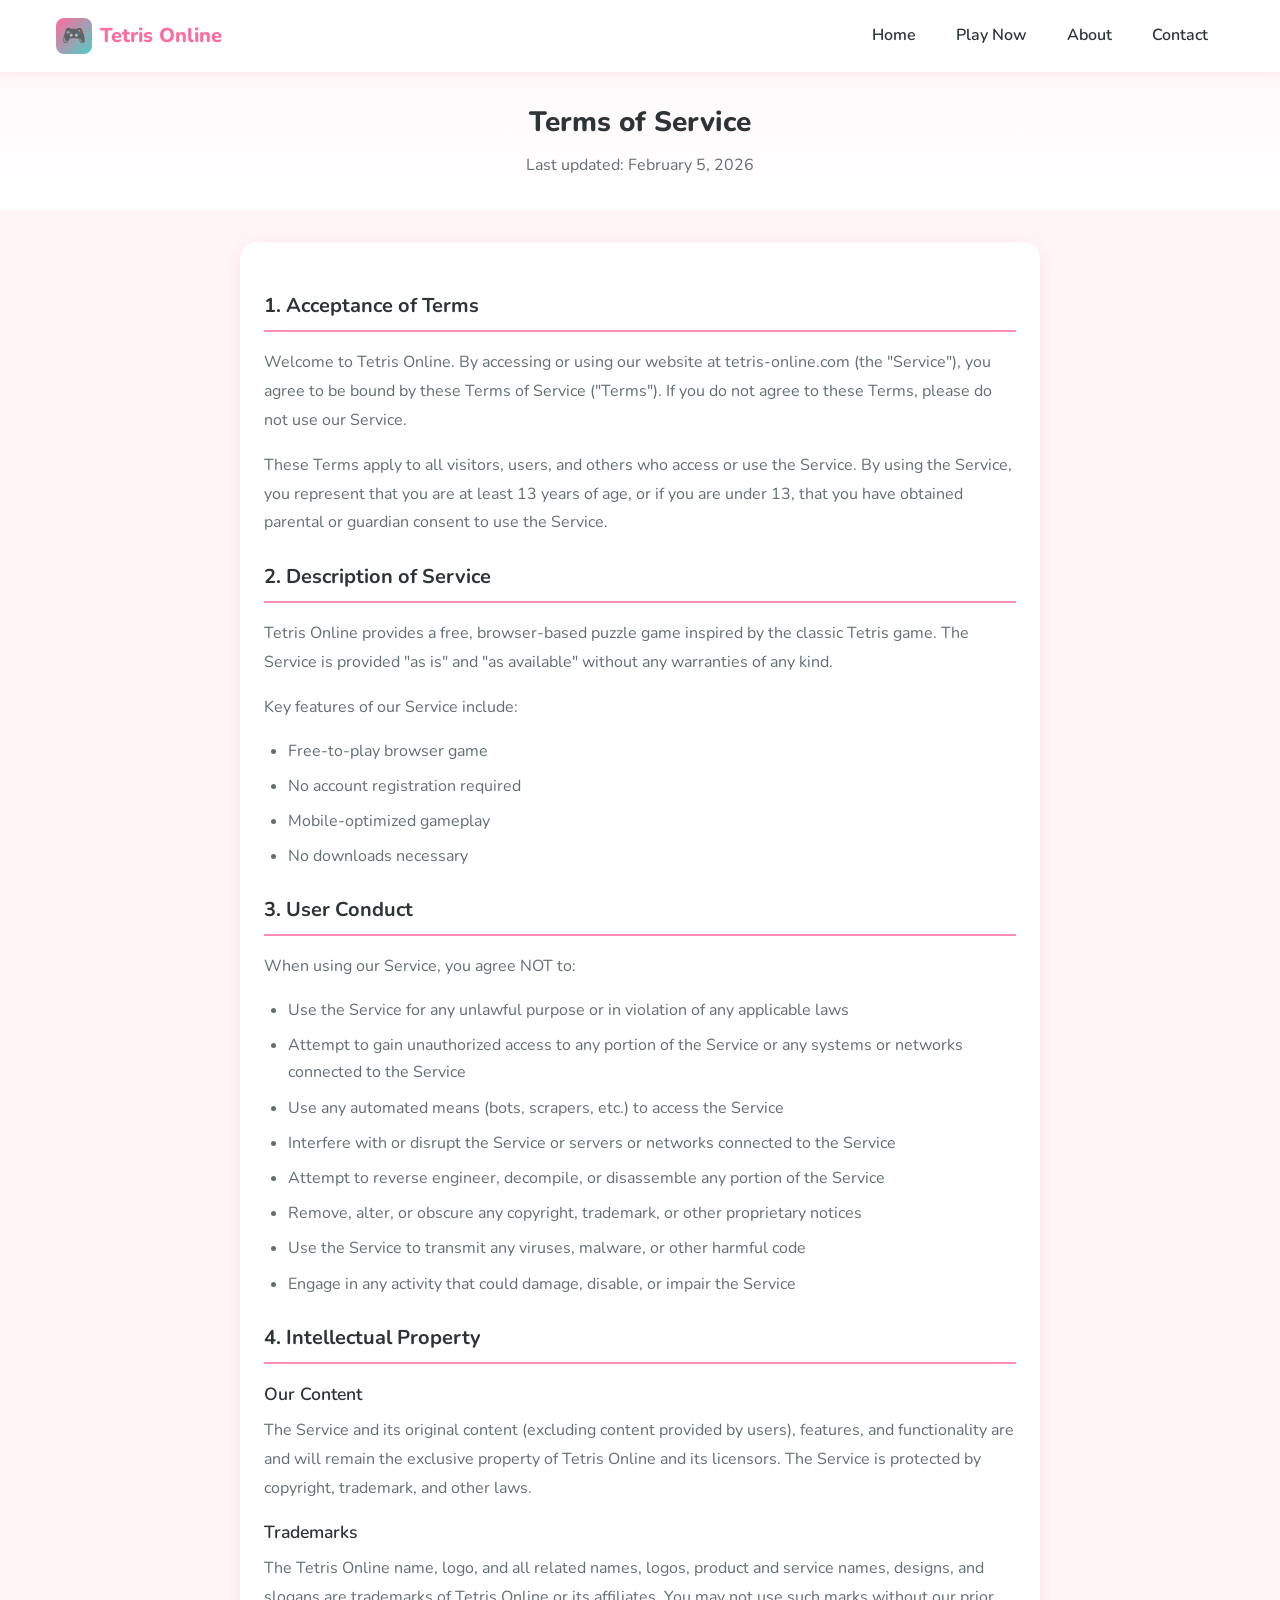
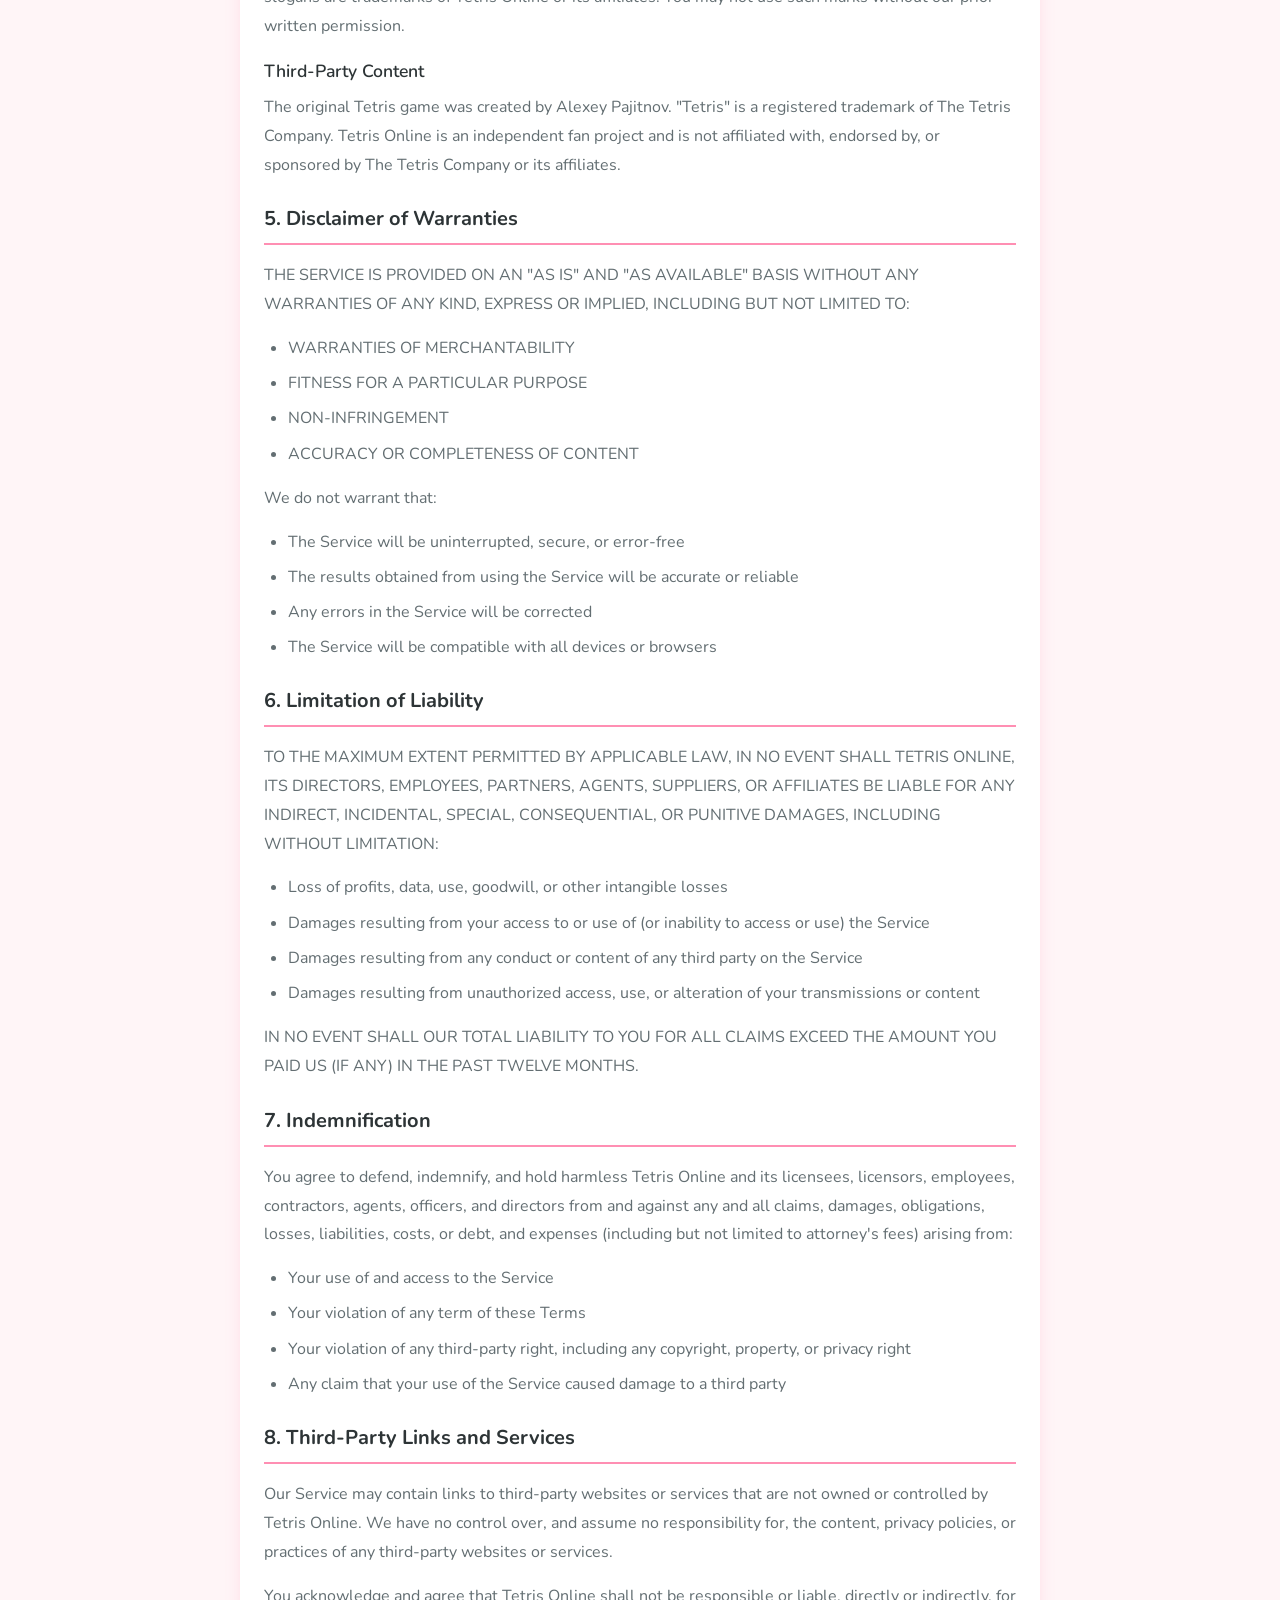
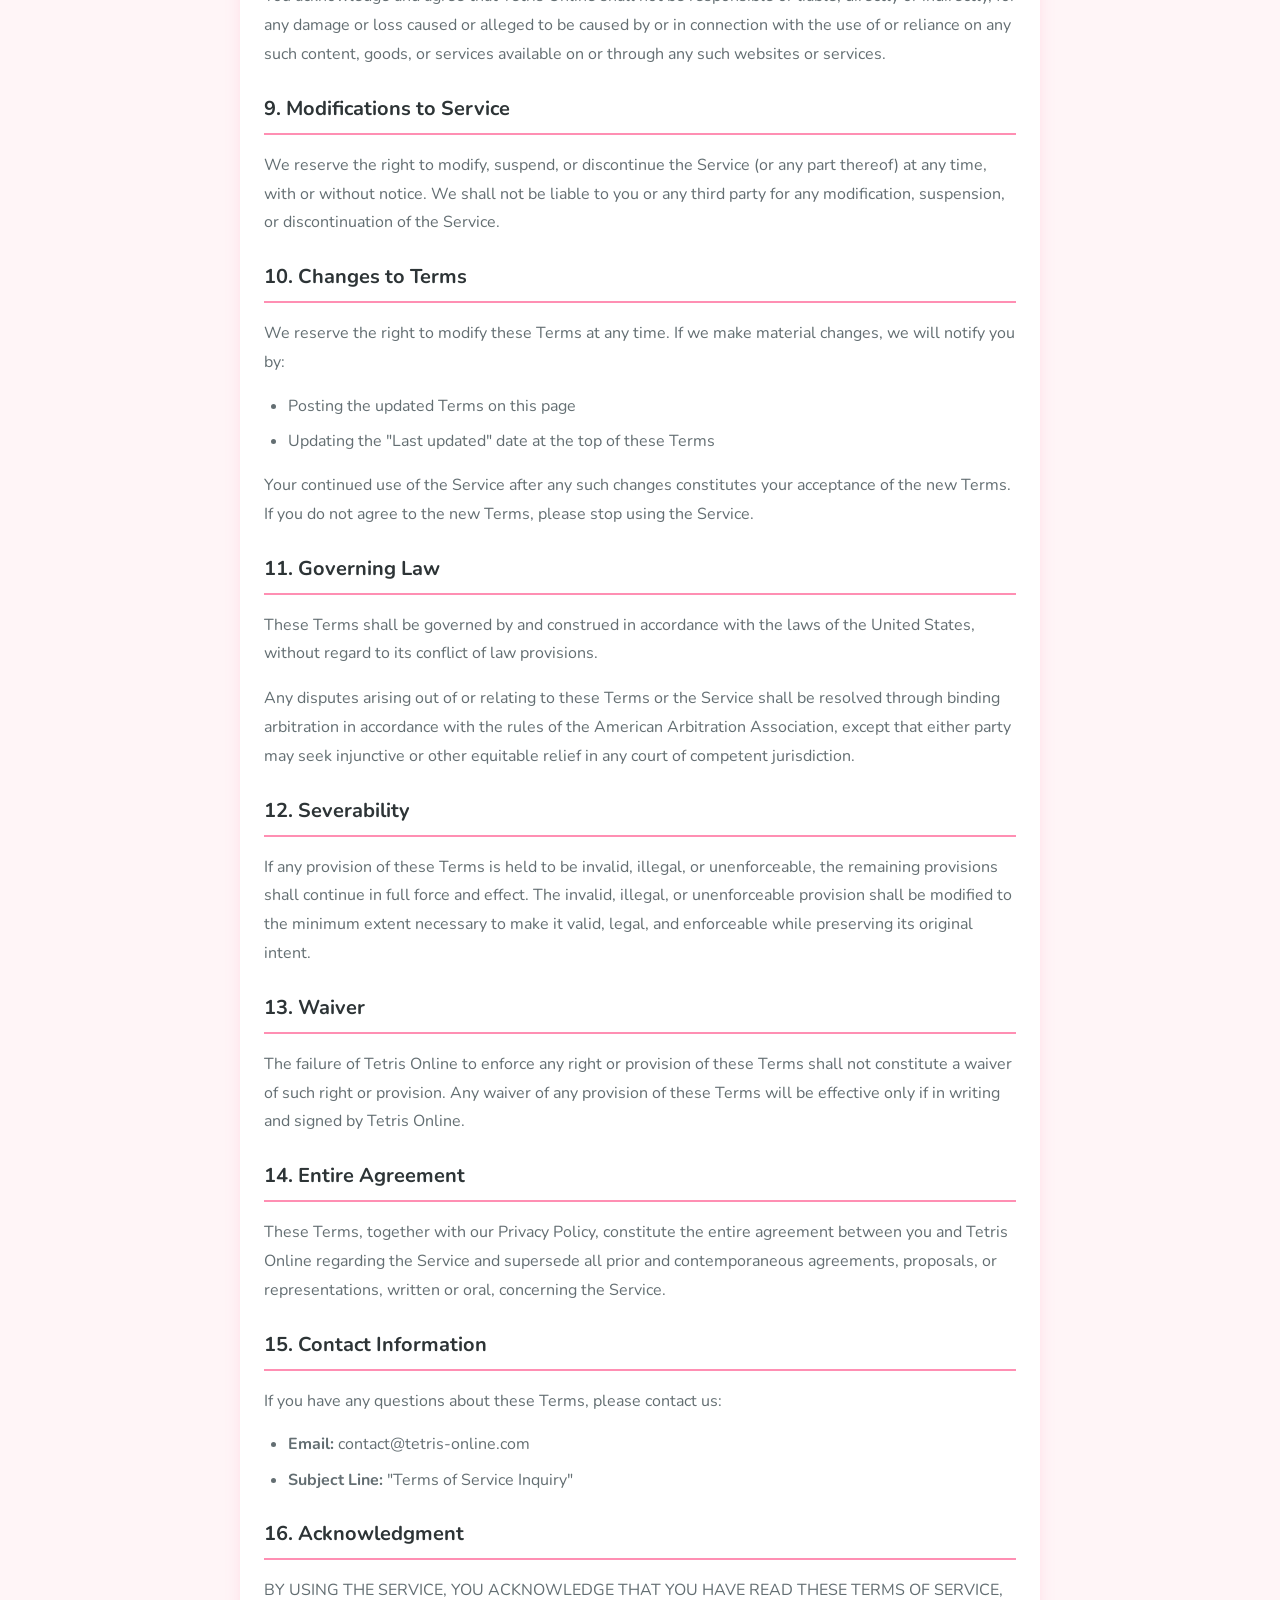
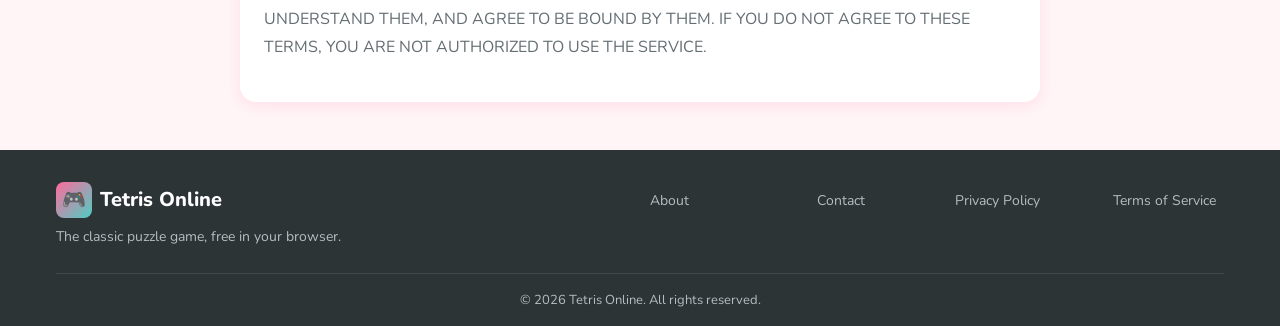
<file: frontend/terms.html>
<!DOCTYPE html>
<html lang="en">
<head>
  <meta charset="UTF-8">
  <meta name="viewport" content="width=device-width, initial-scale=1.0">
  <meta name="description" content="Terms of Service for Tetris Online - Rules and guidelines for using our website.">
  <meta name="theme-color" content="#FF6B9D">
  
  <title>Terms of Service - Tetris Online</title>
  
  <link rel="icon" type="image/svg+xml" href="data:image/svg+xml,<svg xmlns='http://www.w3.org/2000/svg' viewBox='0 0 100 100'><text y='.9em' font-size='90'>🎮</text></svg>">
  
  <link rel="stylesheet" href="css/style.css">
</head>
<body>
  <!-- Header -->
  <header class="header">
    <div class="container">
      <div class="header-content">
        <a href="index.html" class="logo">
          <span class="logo-icon">🎮</span>
          <span>Tetris Online</span>
        </a>
        
        <button class="nav-toggle" aria-label="Toggle navigation">
          <span></span>
          <span></span>
          <span></span>
        </button>
        
        <nav class="nav-menu">
          <a href="index.html">Home</a>
          <a href="game.html">Play Now</a>
          <a href="about.html">About</a>
          <a href="contact.html">Contact</a>
        </nav>
      </div>
    </div>
  </header>

  <!-- Page Header -->
  <section class="page-header">
    <div class="container">
      <h1>Terms of Service</h1>
      <p>Last updated: February 5, 2026</p>
    </div>
  </section>

  <!-- Content -->
  <section class="content-page">
    <div class="container">
      <div class="card content-card">
        <h2>1. Acceptance of Terms</h2>
        <p>Welcome to Tetris Online. By accessing or using our website at tetris-online.com (the "Service"), you agree to be bound by these Terms of Service ("Terms"). If you do not agree to these Terms, please do not use our Service.</p>
        
        <p>These Terms apply to all visitors, users, and others who access or use the Service. By using the Service, you represent that you are at least 13 years of age, or if you are under 13, that you have obtained parental or guardian consent to use the Service.</p>

        <h2>2. Description of Service</h2>
        <p>Tetris Online provides a free, browser-based puzzle game inspired by the classic Tetris game. The Service is provided "as is" and "as available" without any warranties of any kind.</p>
        
        <p>Key features of our Service include:</p>
        <ul>
          <li>Free-to-play browser game</li>
          <li>No account registration required</li>
          <li>Mobile-optimized gameplay</li>
          <li>No downloads necessary</li>
        </ul>

        <h2>3. User Conduct</h2>
        <p>When using our Service, you agree NOT to:</p>
        <ul>
          <li>Use the Service for any unlawful purpose or in violation of any applicable laws</li>
          <li>Attempt to gain unauthorized access to any portion of the Service or any systems or networks connected to the Service</li>
          <li>Use any automated means (bots, scrapers, etc.) to access the Service</li>
          <li>Interfere with or disrupt the Service or servers or networks connected to the Service</li>
          <li>Attempt to reverse engineer, decompile, or disassemble any portion of the Service</li>
          <li>Remove, alter, or obscure any copyright, trademark, or other proprietary notices</li>
          <li>Use the Service to transmit any viruses, malware, or other harmful code</li>
          <li>Engage in any activity that could damage, disable, or impair the Service</li>
        </ul>

        <h2>4. Intellectual Property</h2>
        <h3>Our Content</h3>
        <p>The Service and its original content (excluding content provided by users), features, and functionality are and will remain the exclusive property of Tetris Online and its licensors. The Service is protected by copyright, trademark, and other laws.</p>

        <h3>Trademarks</h3>
        <p>The Tetris Online name, logo, and all related names, logos, product and service names, designs, and slogans are trademarks of Tetris Online or its affiliates. You may not use such marks without our prior written permission.</p>

        <h3>Third-Party Content</h3>
        <p>The original Tetris game was created by Alexey Pajitnov. "Tetris" is a registered trademark of The Tetris Company. Tetris Online is an independent fan project and is not affiliated with, endorsed by, or sponsored by The Tetris Company or its affiliates.</p>

        <h2>5. Disclaimer of Warranties</h2>
        <p>THE SERVICE IS PROVIDED ON AN "AS IS" AND "AS AVAILABLE" BASIS WITHOUT ANY WARRANTIES OF ANY KIND, EXPRESS OR IMPLIED, INCLUDING BUT NOT LIMITED TO:</p>
        <ul>
          <li>WARRANTIES OF MERCHANTABILITY</li>
          <li>FITNESS FOR A PARTICULAR PURPOSE</li>
          <li>NON-INFRINGEMENT</li>
          <li>ACCURACY OR COMPLETENESS OF CONTENT</li>
        </ul>
        
        <p>We do not warrant that:</p>
        <ul>
          <li>The Service will be uninterrupted, secure, or error-free</li>
          <li>The results obtained from using the Service will be accurate or reliable</li>
          <li>Any errors in the Service will be corrected</li>
          <li>The Service will be compatible with all devices or browsers</li>
        </ul>

        <h2>6. Limitation of Liability</h2>
        <p>TO THE MAXIMUM EXTENT PERMITTED BY APPLICABLE LAW, IN NO EVENT SHALL TETRIS ONLINE, ITS DIRECTORS, EMPLOYEES, PARTNERS, AGENTS, SUPPLIERS, OR AFFILIATES BE LIABLE FOR ANY INDIRECT, INCIDENTAL, SPECIAL, CONSEQUENTIAL, OR PUNITIVE DAMAGES, INCLUDING WITHOUT LIMITATION:</p>
        <ul>
          <li>Loss of profits, data, use, goodwill, or other intangible losses</li>
          <li>Damages resulting from your access to or use of (or inability to access or use) the Service</li>
          <li>Damages resulting from any conduct or content of any third party on the Service</li>
          <li>Damages resulting from unauthorized access, use, or alteration of your transmissions or content</li>
        </ul>
        
        <p>IN NO EVENT SHALL OUR TOTAL LIABILITY TO YOU FOR ALL CLAIMS EXCEED THE AMOUNT YOU PAID US (IF ANY) IN THE PAST TWELVE MONTHS.</p>

        <h2>7. Indemnification</h2>
        <p>You agree to defend, indemnify, and hold harmless Tetris Online and its licensees, licensors, employees, contractors, agents, officers, and directors from and against any and all claims, damages, obligations, losses, liabilities, costs, or debt, and expenses (including but not limited to attorney's fees) arising from:</p>
        <ul>
          <li>Your use of and access to the Service</li>
          <li>Your violation of any term of these Terms</li>
          <li>Your violation of any third-party right, including any copyright, property, or privacy right</li>
          <li>Any claim that your use of the Service caused damage to a third party</li>
        </ul>

        <h2>8. Third-Party Links and Services</h2>
        <p>Our Service may contain links to third-party websites or services that are not owned or controlled by Tetris Online. We have no control over, and assume no responsibility for, the content, privacy policies, or practices of any third-party websites or services.</p>
        
        <p>You acknowledge and agree that Tetris Online shall not be responsible or liable, directly or indirectly, for any damage or loss caused or alleged to be caused by or in connection with the use of or reliance on any such content, goods, or services available on or through any such websites or services.</p>

        <h2>9. Modifications to Service</h2>
        <p>We reserve the right to modify, suspend, or discontinue the Service (or any part thereof) at any time, with or without notice. We shall not be liable to you or any third party for any modification, suspension, or discontinuation of the Service.</p>

        <h2>10. Changes to Terms</h2>
        <p>We reserve the right to modify these Terms at any time. If we make material changes, we will notify you by:</p>
        <ul>
          <li>Posting the updated Terms on this page</li>
          <li>Updating the "Last updated" date at the top of these Terms</li>
        </ul>
        
        <p>Your continued use of the Service after any such changes constitutes your acceptance of the new Terms. If you do not agree to the new Terms, please stop using the Service.</p>

        <h2>11. Governing Law</h2>
        <p>These Terms shall be governed by and construed in accordance with the laws of the United States, without regard to its conflict of law provisions.</p>
        
        <p>Any disputes arising out of or relating to these Terms or the Service shall be resolved through binding arbitration in accordance with the rules of the American Arbitration Association, except that either party may seek injunctive or other equitable relief in any court of competent jurisdiction.</p>

        <h2>12. Severability</h2>
        <p>If any provision of these Terms is held to be invalid, illegal, or unenforceable, the remaining provisions shall continue in full force and effect. The invalid, illegal, or unenforceable provision shall be modified to the minimum extent necessary to make it valid, legal, and enforceable while preserving its original intent.</p>

        <h2>13. Waiver</h2>
        <p>The failure of Tetris Online to enforce any right or provision of these Terms shall not constitute a waiver of such right or provision. Any waiver of any provision of these Terms will be effective only if in writing and signed by Tetris Online.</p>

        <h2>14. Entire Agreement</h2>
        <p>These Terms, together with our Privacy Policy, constitute the entire agreement between you and Tetris Online regarding the Service and supersede all prior and contemporaneous agreements, proposals, or representations, written or oral, concerning the Service.</p>

        <h2>15. Contact Information</h2>
        <p>If you have any questions about these Terms, please contact us:</p>
        <ul>
          <li><strong>Email:</strong> <a href="mailto:contact@tetris-online.com">contact@tetris-online.com</a></li>
          <li><strong>Subject Line:</strong> "Terms of Service Inquiry"</li>
        </ul>

        <h2>16. Acknowledgment</h2>
        <p>BY USING THE SERVICE, YOU ACKNOWLEDGE THAT YOU HAVE READ THESE TERMS OF SERVICE, UNDERSTAND THEM, AND AGREE TO BE BOUND BY THEM. IF YOU DO NOT AGREE TO THESE TERMS, YOU ARE NOT AUTHORIZED TO USE THE SERVICE.</p>
      </div>
    </div>
  </section>

  <!-- Footer -->
  <footer class="footer">
    <div class="container">
      <div class="footer-content">
        <div class="footer-brand">
          <a href="index.html" class="logo">
            <span class="logo-icon">🎮</span>
            <span>Tetris Online</span>
          </a>
          <p>The classic puzzle game, free in your browser.</p>
        </div>
        
        <div class="footer-links">
          <a href="about.html">About</a>
          <a href="contact.html">Contact</a>
          <a href="privacy.html">Privacy Policy</a>
          <a href="terms.html">Terms of Service</a>
        </div>
      </div>
      
      <div class="footer-bottom">
        <p>&copy; <span class="current-year">2026</span> Tetris Online. All rights reserved.</p>
      </div>
    </div>
  </footer>

  <script src="js/main.js"></script>
</body>
</html>
</file>
<file: frontend/css/style.css>
/* ============================================
   Tetris Online - Main Stylesheet
   Mobile-First, Playful & Cute Design
   ============================================ */

/* Google Fonts Import */
@import url('https://fonts.googleapis.com/css2?family=Nunito:wght@400;600;700;800&display=swap');

/* CSS Variables */
:root {
  --primary: #FF6B9D;
  --primary-light: #FF8FB3;
  --primary-dark: #E85A8A;
  --secondary: #4ECDC4;
  --secondary-light: #7EDDD6;
  --accent: #FFE66D;
  --accent-light: #FFF0A3;
  --bg-main: #FFF5F7;
  --bg-card: #FFFFFF;
  --text-primary: #2D3436;
  --text-secondary: #636E72;
  --text-light: #B2BEC3;
  --shadow-sm: 0 2px 8px rgba(255, 107, 157, 0.12);
  --shadow-md: 0 4px 16px rgba(255, 107, 157, 0.15);
  --shadow-lg: 0 8px 32px rgba(255, 107, 157, 0.2);
  --radius-sm: 8px;
  --radius-md: 12px;
  --radius-lg: 16px;
  --radius-xl: 24px;
  --radius-full: 50%;
  --spacing-xs: 4px;
  --spacing-sm: 8px;
  --spacing-md: 16px;
  --spacing-lg: 24px;
  --spacing-xl: 32px;
  --spacing-xxl: 48px;
  --font-main: 'Nunito', -apple-system, BlinkMacSystemFont, sans-serif;
  --transition: all 0.3s cubic-bezier(0.4, 0, 0.2, 1);
}

/* Reset & Base */
*, *::before, *::after {
  box-sizing: border-box;
  margin: 0;
  padding: 0;
}

html {
  font-size: 16px;
  scroll-behavior: smooth;
  -webkit-tap-highlight-color: transparent;
}

body {
  font-family: var(--font-main);
  background: var(--bg-main);
  color: var(--text-primary);
  line-height: 1.6;
  min-height: 100vh;
  overflow-x: hidden;
}

img {
  max-width: 100%;
  height: auto;
  display: block;
}

a {
  text-decoration: none;
  color: inherit;
  transition: var(--transition);
}

button {
  font-family: inherit;
  cursor: pointer;
  border: none;
  outline: none;
  transition: var(--transition);
}

ul, ol {
  list-style: none;
}

/* Container */
.container {
  width: 100%;
  max-width: 1200px;
  margin: 0 auto;
  padding: 0 var(--spacing-md);
}

/* Header */
.header {
  position: fixed;
  top: 0;
  left: 0;
  right: 0;
  z-index: 1000;
  background: rgba(255, 255, 255, 0.95);
  backdrop-filter: blur(10px);
  box-shadow: var(--shadow-sm);
  padding: var(--spacing-sm) 0;
}

.header-content {
  display: flex;
  align-items: center;
  justify-content: space-between;
  height: 56px;
}

.logo {
  display: flex;
  align-items: center;
  gap: var(--spacing-sm);
  font-weight: 800;
  font-size: 1.25rem;
  color: var(--primary);
}

.logo-icon {
  width: 36px;
  height: 36px;
  background: linear-gradient(135deg, var(--primary), var(--secondary));
  border-radius: var(--radius-sm);
  display: flex;
  align-items: center;
  justify-content: center;
  color: white;
  font-size: 1.2rem;
}

.nav-toggle {
  display: flex;
  flex-direction: column;
  gap: 5px;
  padding: var(--spacing-sm);
  background: transparent;
}

.nav-toggle span {
  width: 24px;
  height: 2px;
  background: var(--text-primary);
  border-radius: 2px;
  transition: var(--transition);
}

.nav-menu {
  position: fixed;
  top: 72px;
  left: 0;
  right: 0;
  background: var(--bg-card);
  padding: var(--spacing-md);
  box-shadow: var(--shadow-md);
  transform: translateY(-120%);
  opacity: 0;
  transition: var(--transition);
}

.nav-menu.active {
  transform: translateY(0);
  opacity: 1;
}

.nav-menu a {
  display: block;
  padding: var(--spacing-md);
  font-weight: 600;
  color: var(--text-primary);
  border-radius: var(--radius-sm);
}

.nav-menu a:hover, .nav-menu a:active {
  background: var(--bg-main);
  color: var(--primary);
}

/* Hero Section */
.hero {
  padding-top: 100px;
  padding-bottom: var(--spacing-xxl);
  text-align: center;
  position: relative;
  overflow: hidden;
}

.hero::before {
  content: '';
  position: absolute;
  top: -50%;
  left: -50%;
  width: 200%;
  height: 200%;
  background: radial-gradient(circle, var(--accent-light) 0%, transparent 50%);
  opacity: 0.3;
  animation: float 20s ease-in-out infinite;
}

@keyframes float {
  0%, 100% { transform: translate(0, 0) rotate(0deg); }
  50% { transform: translate(30px, 30px) rotate(180deg); }
}

.hero-content {
  position: relative;
  z-index: 1;
}

.hero-image {
  width: 100%;
  max-width: 360px;
  margin: 0 auto var(--spacing-lg);
  border-radius: var(--radius-xl);
  box-shadow: var(--shadow-lg);
  overflow: hidden;
}

.hero-image img {
  width: 100%;
  height: auto;
  object-fit: cover;
}

.hero-badge {
  display: inline-flex;
  align-items: center;
  gap: var(--spacing-xs);
  background: linear-gradient(135deg, var(--accent), var(--accent-light));
  color: var(--text-primary);
  padding: var(--spacing-xs) var(--spacing-md);
  border-radius: var(--radius-full);
  font-size: 0.875rem;
  font-weight: 600;
  margin-bottom: var(--spacing-md);
}

.hero h1 {
  font-size: 2rem;
  font-weight: 800;
  line-height: 1.2;
  margin-bottom: var(--spacing-md);
  background: linear-gradient(135deg, var(--primary), var(--secondary));
  -webkit-background-clip: text;
  -webkit-text-fill-color: transparent;
  background-clip: text;
}

.hero p {
  font-size: 1rem;
  color: var(--text-secondary);
  margin-bottom: var(--spacing-lg);
  max-width: 500px;
  margin-left: auto;
  margin-right: auto;
}

/* Buttons */
.btn {
  display: inline-flex;
  align-items: center;
  justify-content: center;
  gap: var(--spacing-sm);
  padding: var(--spacing-md) var(--spacing-xl);
  font-size: 1rem;
  font-weight: 700;
  border-radius: var(--radius-lg);
  min-height: 48px;
  min-width: 140px;
}

.btn-primary {
  background: linear-gradient(135deg, var(--primary), var(--primary-dark));
  color: white;
  box-shadow: 0 4px 16px rgba(255, 107, 157, 0.4);
}

.btn-primary:hover, .btn-primary:active {
  transform: translateY(-2px);
  box-shadow: 0 6px 24px rgba(255, 107, 157, 0.5);
}

.btn-secondary {
  background: var(--bg-card);
  color: var(--primary);
  border: 2px solid var(--primary);
}

.btn-secondary:hover, .btn-secondary:active {
  background: var(--primary);
  color: white;
}

.btn-group {
  display: flex;
  flex-direction: column;
  gap: var(--spacing-md);
  align-items: center;
}

/* Cards */
.card {
  background: var(--bg-card);
  border-radius: var(--radius-lg);
  padding: var(--spacing-lg);
  box-shadow: var(--shadow-md);
  transition: var(--transition);
}

.card:hover {
  transform: translateY(-4px);
  box-shadow: var(--shadow-lg);
}

/* Section Styles */
.section {
  padding: var(--spacing-xxl) 0;
}

.section-title {
  font-size: 1.5rem;
  font-weight: 800;
  text-align: center;
  margin-bottom: var(--spacing-lg);
  color: var(--text-primary);
}

.section-subtitle {
  text-align: center;
  color: var(--text-secondary);
  margin-bottom: var(--spacing-xl);
  max-width: 600px;
  margin-left: auto;
  margin-right: auto;
}

/* Features Section */
.features {
  background: linear-gradient(180deg, var(--bg-main) 0%, white 100%);
}

.features-grid {
  display: grid;
  grid-template-columns: 1fr;
  gap: var(--spacing-md);
}

.feature-card {
  text-align: center;
  padding: var(--spacing-xl);
}

.feature-icon {
  width: 64px;
  height: 64px;
  margin: 0 auto var(--spacing-md);
  background: linear-gradient(135deg, var(--primary-light), var(--secondary-light));
  border-radius: var(--radius-lg);
  display: flex;
  align-items: center;
  justify-content: center;
  font-size: 1.75rem;
}

.feature-card h3 {
  font-size: 1.125rem;
  font-weight: 700;
  margin-bottom: var(--spacing-sm);
  color: var(--text-primary);
}

.feature-card p {
  font-size: 0.9375rem;
  color: var(--text-secondary);
}

/* About Section */
.about-section {
  background: var(--bg-card);
}

.about-content {
  max-width: 800px;
  margin: 0 auto;
}

.about-content p {
  margin-bottom: var(--spacing-md);
  color: var(--text-secondary);
  line-height: 1.8;
}

/* How to Play */
.how-to-play {
  background: linear-gradient(135deg, var(--primary) 0%, var(--secondary) 100%);
  color: white;
}

.how-to-play .section-title {
  color: white;
}

.steps-list {
  max-width: 600px;
  margin: 0 auto;
}

.step-item {
  display: flex;
  gap: var(--spacing-md);
  margin-bottom: var(--spacing-lg);
  align-items: flex-start;
}

.step-number {
  width: 40px;
  height: 40px;
  background: rgba(255, 255, 255, 0.2);
  border-radius: var(--radius-full);
  display: flex;
  align-items: center;
  justify-content: center;
  font-weight: 800;
  flex-shrink: 0;
}

.step-content h4 {
  font-weight: 700;
  margin-bottom: var(--spacing-xs);
}

.step-content p {
  opacity: 0.9;
  font-size: 0.9375rem;
}

/* CTA Section */
.cta-section {
  text-align: center;
  padding: var(--spacing-xxl) var(--spacing-md);
}

.cta-card {
  background: linear-gradient(135deg, var(--accent-light), var(--accent));
  padding: var(--spacing-xl);
  border-radius: var(--radius-xl);
  max-width: 500px;
  margin: 0 auto;
}

.cta-card h2 {
  font-size: 1.5rem;
  font-weight: 800;
  margin-bottom: var(--spacing-sm);
  color: var(--text-primary);
}

.cta-card p {
  color: var(--text-secondary);
  margin-bottom: var(--spacing-lg);
}

/* Footer */
.footer {
  background: var(--text-primary);
  color: white;
  padding: var(--spacing-xl) 0 var(--spacing-md);
}

.footer-content {
  display: grid;
  grid-template-columns: 1fr;
  gap: var(--spacing-lg);
  margin-bottom: var(--spacing-lg);
}

.footer-brand {
  text-align: center;
}

.footer-brand .logo {
  justify-content: center;
  color: white;
  margin-bottom: var(--spacing-sm);
}

.footer-brand p {
  color: var(--text-light);
  font-size: 0.875rem;
}

.footer-links {
  display: grid;
  grid-template-columns: repeat(2, 1fr);
  gap: var(--spacing-md);
  text-align: center;
}

.footer-links a {
  color: var(--text-light);
  font-size: 0.875rem;
  padding: var(--spacing-sm);
}

.footer-links a:hover {
  color: var(--primary-light);
}

.footer-bottom {
  text-align: center;
  padding-top: var(--spacing-md);
  border-top: 1px solid rgba(255, 255, 255, 0.1);
  color: var(--text-light);
  font-size: 0.8125rem;
}

/* Page Header (for inner pages) */
.page-header {
  padding-top: 100px;
  padding-bottom: var(--spacing-xl);
  text-align: center;
  background: linear-gradient(180deg, var(--bg-main) 0%, var(--bg-card) 100%);
}

.page-header h1 {
  font-size: 1.75rem;
  font-weight: 800;
  color: var(--text-primary);
  margin-bottom: var(--spacing-sm);
}

.page-header p {
  color: var(--text-secondary);
}

/* Content Page */
.content-page {
  padding: var(--spacing-xl) 0 var(--spacing-xxl);
}

.content-card {
  max-width: 800px;
  margin: 0 auto;
}

.content-card h2 {
  font-size: 1.25rem;
  font-weight: 700;
  color: var(--text-primary);
  margin: var(--spacing-lg) 0 var(--spacing-md);
  padding-bottom: var(--spacing-sm);
  border-bottom: 2px solid var(--primary-light);
}

.content-card h3 {
  font-size: 1.1rem;
  font-weight: 600;
  color: var(--text-primary);
  margin: var(--spacing-md) 0 var(--spacing-sm);
}

.content-card p {
  color: var(--text-secondary);
  margin-bottom: var(--spacing-md);
  line-height: 1.8;
}

.content-card ul, .content-card ol {
  margin-bottom: var(--spacing-md);
  padding-left: var(--spacing-lg);
}

.content-card li {
  color: var(--text-secondary);
  margin-bottom: var(--spacing-sm);
  line-height: 1.7;
  list-style: disc;
}

.content-card ol li {
  list-style: decimal;
}

/* Contact Page */
.contact-card {
  text-align: center;
  max-width: 500px;
  margin: 0 auto;
}

.contact-icon {
  width: 80px;
  height: 80px;
  margin: 0 auto var(--spacing-lg);
  background: linear-gradient(135deg, var(--primary), var(--secondary));
  border-radius: var(--radius-full);
  display: flex;
  align-items: center;
  justify-content: center;
  font-size: 2rem;
  color: white;
}

.contact-email {
  font-size: 1.25rem;
  font-weight: 700;
  color: var(--primary);
  margin-bottom: var(--spacing-md);
  word-break: break-all;
}

.contact-info p {
  color: var(--text-secondary);
  margin-bottom: var(--spacing-sm);
}

/* Data Table */
.data-table {
  width: 100%;
  border-collapse: collapse;
  margin: var(--spacing-md) 0;
  font-size: 0.875rem;
}

.data-table th, .data-table td {
  padding: var(--spacing-md);
  text-align: left;
  border-bottom: 1px solid var(--bg-main);
}

.data-table th {
  background: var(--bg-main);
  font-weight: 700;
  color: var(--text-primary);
}

.data-table td {
  color: var(--text-secondary);
}

.data-table tr:hover td {
  background: var(--bg-main);
}

/* Responsive Table Wrapper */
.table-wrapper {
  overflow-x: auto;
  margin: var(--spacing-md) 0;
  border-radius: var(--radius-md);
  box-shadow: var(--shadow-sm);
}

/* Utility Classes */
.text-center { text-align: center; }
.text-primary { color: var(--primary); }
.mt-md { margin-top: var(--spacing-md); }
.mb-md { margin-bottom: var(--spacing-md); }
.hidden { display: none; }

/* Responsive Breakpoints */
@media (min-width: 480px) {
  .hero h1 {
    font-size: 2.5rem;
  }
  
  .btn-group {
    flex-direction: row;
    justify-content: center;
  }
  
  .features-grid {
    grid-template-columns: repeat(2, 1fr);
  }
}

@media (min-width: 768px) {
  .nav-toggle {
    display: none;
  }
  
  .nav-menu {
    position: static;
    transform: none;
    opacity: 1;
    background: transparent;
    box-shadow: none;
    padding: 0;
    display: flex;
    gap: var(--spacing-sm);
  }
  
  .nav-menu a {
    padding: var(--spacing-sm) var(--spacing-md);
  }
  
  .hero h1 {
    font-size: 3rem;
  }
  
  .hero p {
    font-size: 1.125rem;
  }
  
  .section-title {
    font-size: 2rem;
  }
  
  .features-grid {
    grid-template-columns: repeat(3, 1fr);
  }
  
  .footer-content {
    grid-template-columns: 2fr 3fr;
    text-align: left;
  }
  
  .footer-brand {
    text-align: left;
  }
  
  .footer-brand .logo {
    justify-content: flex-start;
  }
  
  .footer-links {
    grid-template-columns: repeat(4, 1fr);
    text-align: right;
  }
}

@media (min-width: 1024px) {
  .hero-image {
    max-width: 420px;
  }
  
  .features-grid {
    gap: var(--spacing-lg);
  }
  
  .feature-card {
    padding: var(--spacing-xl) var(--spacing-lg);
  }
}
</file>
<file: frontend/css/game.css>
/* ============================================
   Tetris Game - Responsive Layout
   ============================================ */

* { box-sizing: border-box; }

.game-page {
  min-height: 100vh;
  min-height: 100dvh;
  display: flex;
  flex-direction: column;
  background: linear-gradient(135deg, #0f0c29 0%, #302b63 50%, #24243e 100%);
  color: white;
  font-family: 'Nunito', sans-serif;
  overflow: hidden;
}

/* ===== Header ===== */
.game-header {
  display: flex;
  justify-content: space-between;
  align-items: center;
  padding: 8px 16px;
  background: rgba(0,0,0,0.3);
  height: 48px;
  flex-shrink: 0;
}

.back-btn {
  color: rgba(255,255,255,0.8);
  font-size: 14px;
  font-weight: 600;
  text-decoration: none;
  padding: 6px 12px;
  background: rgba(255,255,255,0.1);
  border-radius: 6px;
}

.game-title {
  font-size: 18px;
  font-weight: 800;
  letter-spacing: 2px;
}

/* ===== Game Container ===== */
.game-container {
  flex: 1;
  display: flex;
  justify-content: center;
  align-items: center;
  padding: 8px;
  gap: 24px;
  overflow: auto;
}

/* ===== Side Panels (Desktop Only) ===== */
.side-panel {
  display: none;
}

/* ===== Game Board ===== */
.game-board {
  background: rgba(0,0,0,0.5);
  border: 3px solid rgba(255,255,255,0.15);
  border-radius: 12px;
  padding: 4px;
}

#game-canvas {
  display: block;
  border-radius: 8px;
}

/* ===== Mobile Controls ===== */
.mobile-controls {
  display: flex;
  flex-direction: column;
  gap: 6px;
  padding: 6px 12px;
  padding-bottom: max(8px, env(safe-area-inset-bottom));
  background: rgba(0,0,0,0.4);
  flex-shrink: 0;
}

.mobile-info-row {
  display: flex;
  justify-content: space-between;
  align-items: center;
  gap: 8px;
}

.m-info {
  background: rgba(255,255,255,0.1);
  border-radius: 6px;
  padding: 4px 8px;
  display: flex;
  align-items: center;
  gap: 6px;
  font-size: 11px;
}

.m-info span:first-child {
  opacity: 0.6;
  font-size: 9px;
}

.m-info span:last-child {
  font-weight: 700;
}

#m-next-canvas {
  width: 40px;
  height: 20px;
}

.mobile-btn-row {
  display: flex;
  justify-content: center;
  gap: 6px;
}

.m-btn {
  width: 48px;
  height: 48px;
  border-radius: 10px;
  border: 2px solid rgba(255,255,255,0.2);
  background: rgba(255,255,255,0.1);
  color: white;
  font-size: 18px;
  cursor: pointer;
  display: flex;
  align-items: center;
  justify-content: center;
  -webkit-tap-highlight-color: transparent;
}

.m-btn:active {
  transform: scale(0.95);
  background: rgba(255,255,255,0.2);
}

.m-start-btn {
  width: 100%;
  padding: 10px;
  border-radius: 10px;
  border: none;
  background: linear-gradient(135deg, #FF6B9D, #ff5588);
  color: white;
  font-size: 14px;
  font-weight: 700;
  cursor: pointer;
}

/* ===== Game Over Overlay ===== */
.game-overlay {
  position: fixed;
  inset: 0;
  background: rgba(0,0,0,0.9);
  display: flex;
  align-items: center;
  justify-content: center;
  z-index: 100;
  opacity: 0;
  visibility: hidden;
  transition: all 0.3s;
}

.game-overlay.active {
  opacity: 1;
  visibility: visible;
}

.overlay-box {
  background: linear-gradient(135deg, #1a1a2e, #302b63);
  border: 2px solid rgba(255,255,255,0.1);
  border-radius: 20px;
  padding: 32px;
  text-align: center;
  min-width: 260px;
}

.overlay-title {
  font-size: 28px;
  font-weight: 800;
  margin-bottom: 16px;
  background: linear-gradient(135deg, #FF6B9D, #FFE66D);
  -webkit-background-clip: text;
  background-clip: text;
  -webkit-text-fill-color: transparent;
}

.overlay-score {
  margin-bottom: 24px;
}

.overlay-score span:first-child {
  display: block;
  font-size: 12px;
  opacity: 0.6;
  letter-spacing: 2px;
  margin-bottom: 4px;
}

.overlay-score span:last-child {
  font-size: 40px;
  font-weight: 800;
}

.overlay-btn {
  width: 100%;
  padding: 14px;
  border-radius: 12px;
  border: none;
  font-size: 15px;
  font-weight: 700;
  cursor: pointer;
  margin-bottom: 10px;
  background: linear-gradient(135deg, #FF6B9D, #ff5588);
  color: white;
}

.overlay-btn.secondary {
  background: rgba(255,255,255,0.1);
  border: 2px solid rgba(255,255,255,0.2);
}

/* ==========================================
   Desktop Layout (768px+)
   ========================================== */
@media (min-width: 768px) {
  .game-header {
    height: 56px;
    padding: 10px 24px;
  }
  
  .game-title {
    font-size: 22px;
  }
  
  .game-container {
    padding: 24px;
    gap: 32px;
  }
  
  /* Show side panels */
  .side-panel {
    display: flex;
    flex-direction: column;
    gap: 16px;
    min-width: 140px;
  }
  
  /* Hide mobile controls */
  .mobile-controls {
    display: none;
  }
  
  /* Info boxes */
  .info-box {
    background: rgba(0,0,0,0.4);
    border: 2px solid rgba(255,255,255,0.1);
    border-radius: 12px;
    padding: 16px;
    text-align: center;
  }
  
  .info-box.score-box {
    border-color: #FF6B9D;
    background: linear-gradient(135deg, rgba(255,107,157,0.2), rgba(0,0,0,0.4));
  }
  
  .info-label {
    font-size: 11px;
    color: rgba(255,255,255,0.5);
    letter-spacing: 2px;
    margin-bottom: 8px;
  }
  
  .info-value {
    font-size: 28px;
    font-weight: 800;
  }
  
  /* Next box */
  .next-box {
    background: rgba(0,0,0,0.4);
    border: 2px solid rgba(255,255,255,0.1);
    border-radius: 12px;
    padding: 12px;
    text-align: center;
  }
  
  .next-label {
    font-size: 11px;
    color: rgba(255,255,255,0.5);
    letter-spacing: 2px;
    margin-bottom: 8px;
  }
  
  #next-canvas {
    display: block;
    margin: 0 auto;
  }
  
  /* Controls */
  .controls-box {
    display: flex;
    flex-direction: column;
    align-items: center;
    gap: 8px;
  }
  
  .ctrl-row {
    display: flex;
    gap: 8px;
  }
  
  .ctrl-btn {
    width: 48px;
    height: 48px;
    border-radius: 10px;
    border: 2px solid rgba(255,255,255,0.2);
    background: rgba(255,255,255,0.1);
    color: white;
    font-size: 18px;
    cursor: pointer;
    display: flex;
    align-items: center;
    justify-content: center;
  }
  
  .ctrl-btn:hover {
    background: rgba(255,255,255,0.2);
  }
  
  .action-btn {
    width: 100%;
    padding: 12px;
    border-radius: 10px;
    border: none;
    font-size: 14px;
    font-weight: 700;
    cursor: pointer;
  }
  
  .start-btn {
    background: linear-gradient(135deg, #FF6B9D, #ff5588);
    color: white;
  }
  
  .pause-btn {
    background: rgba(255,255,255,0.15);
    color: white;
    border: 2px solid rgba(255,255,255,0.3);
    display: none;
  }
}
</file>
